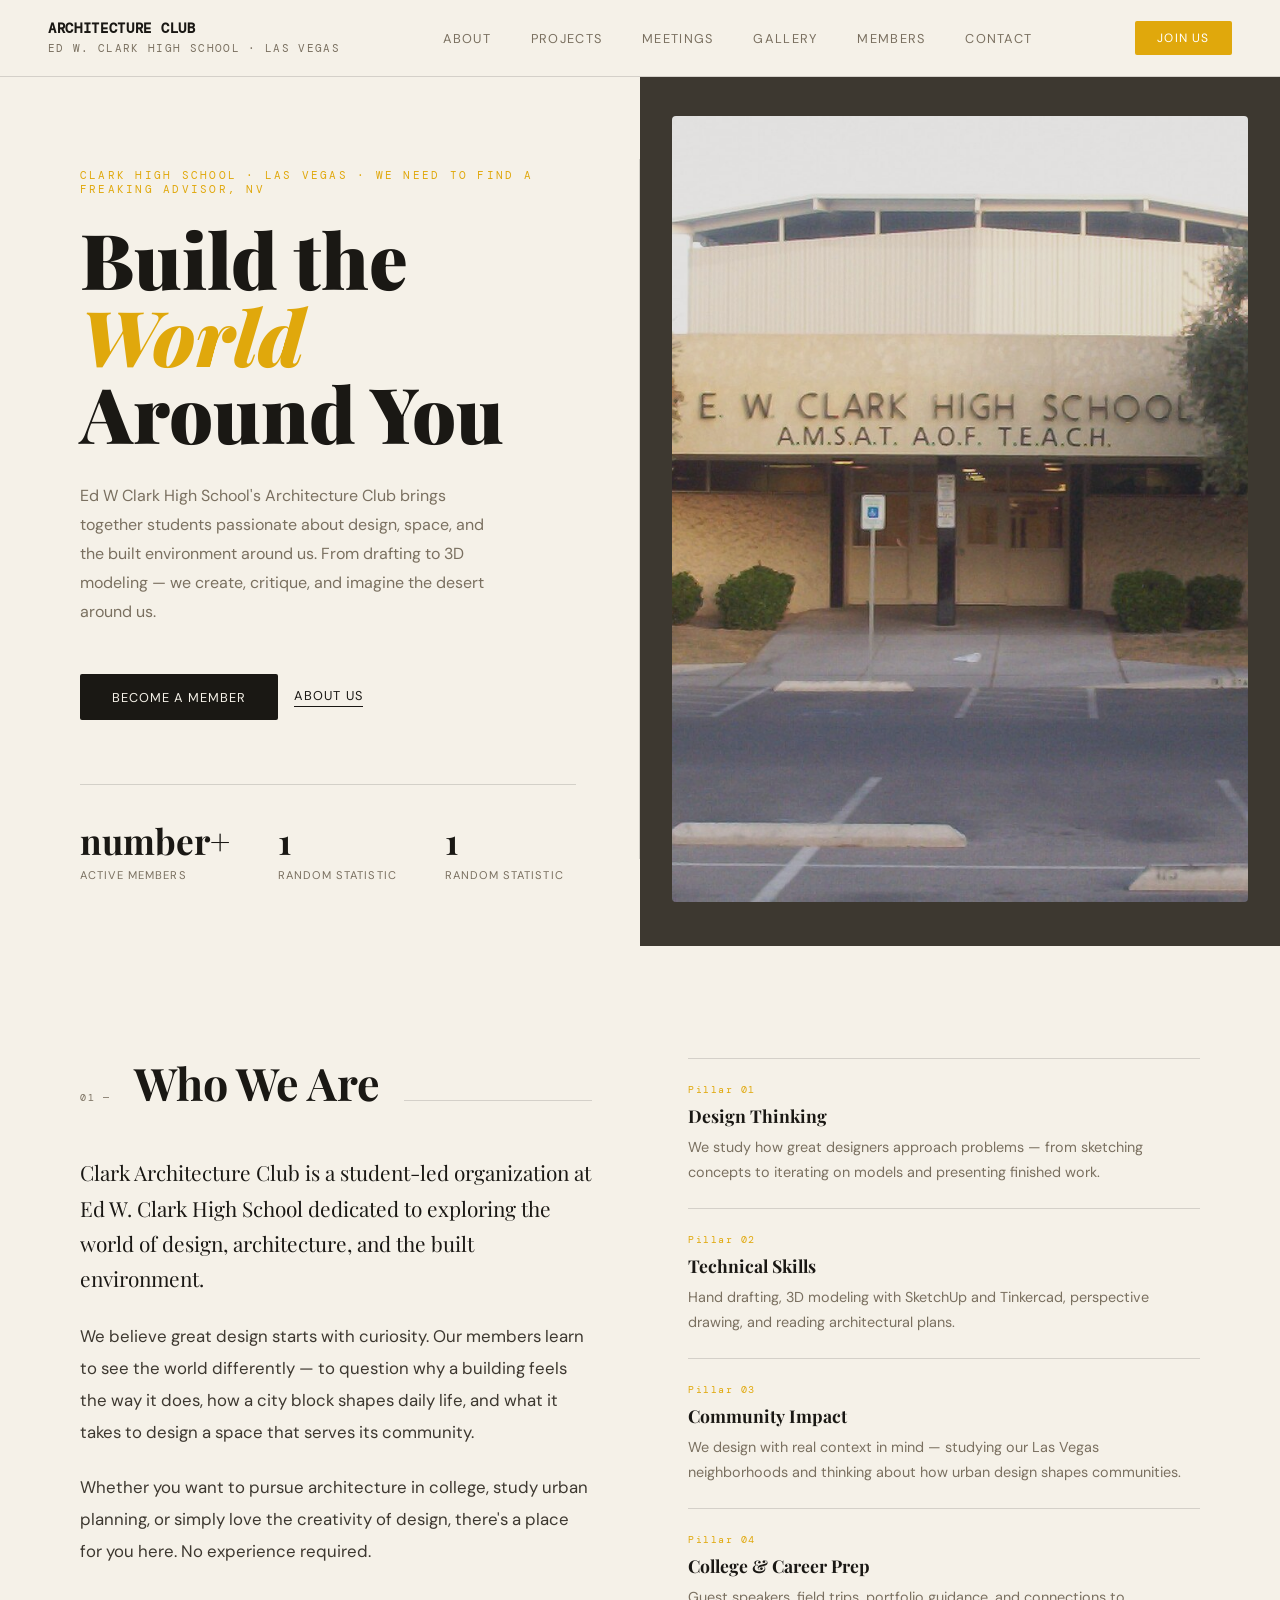
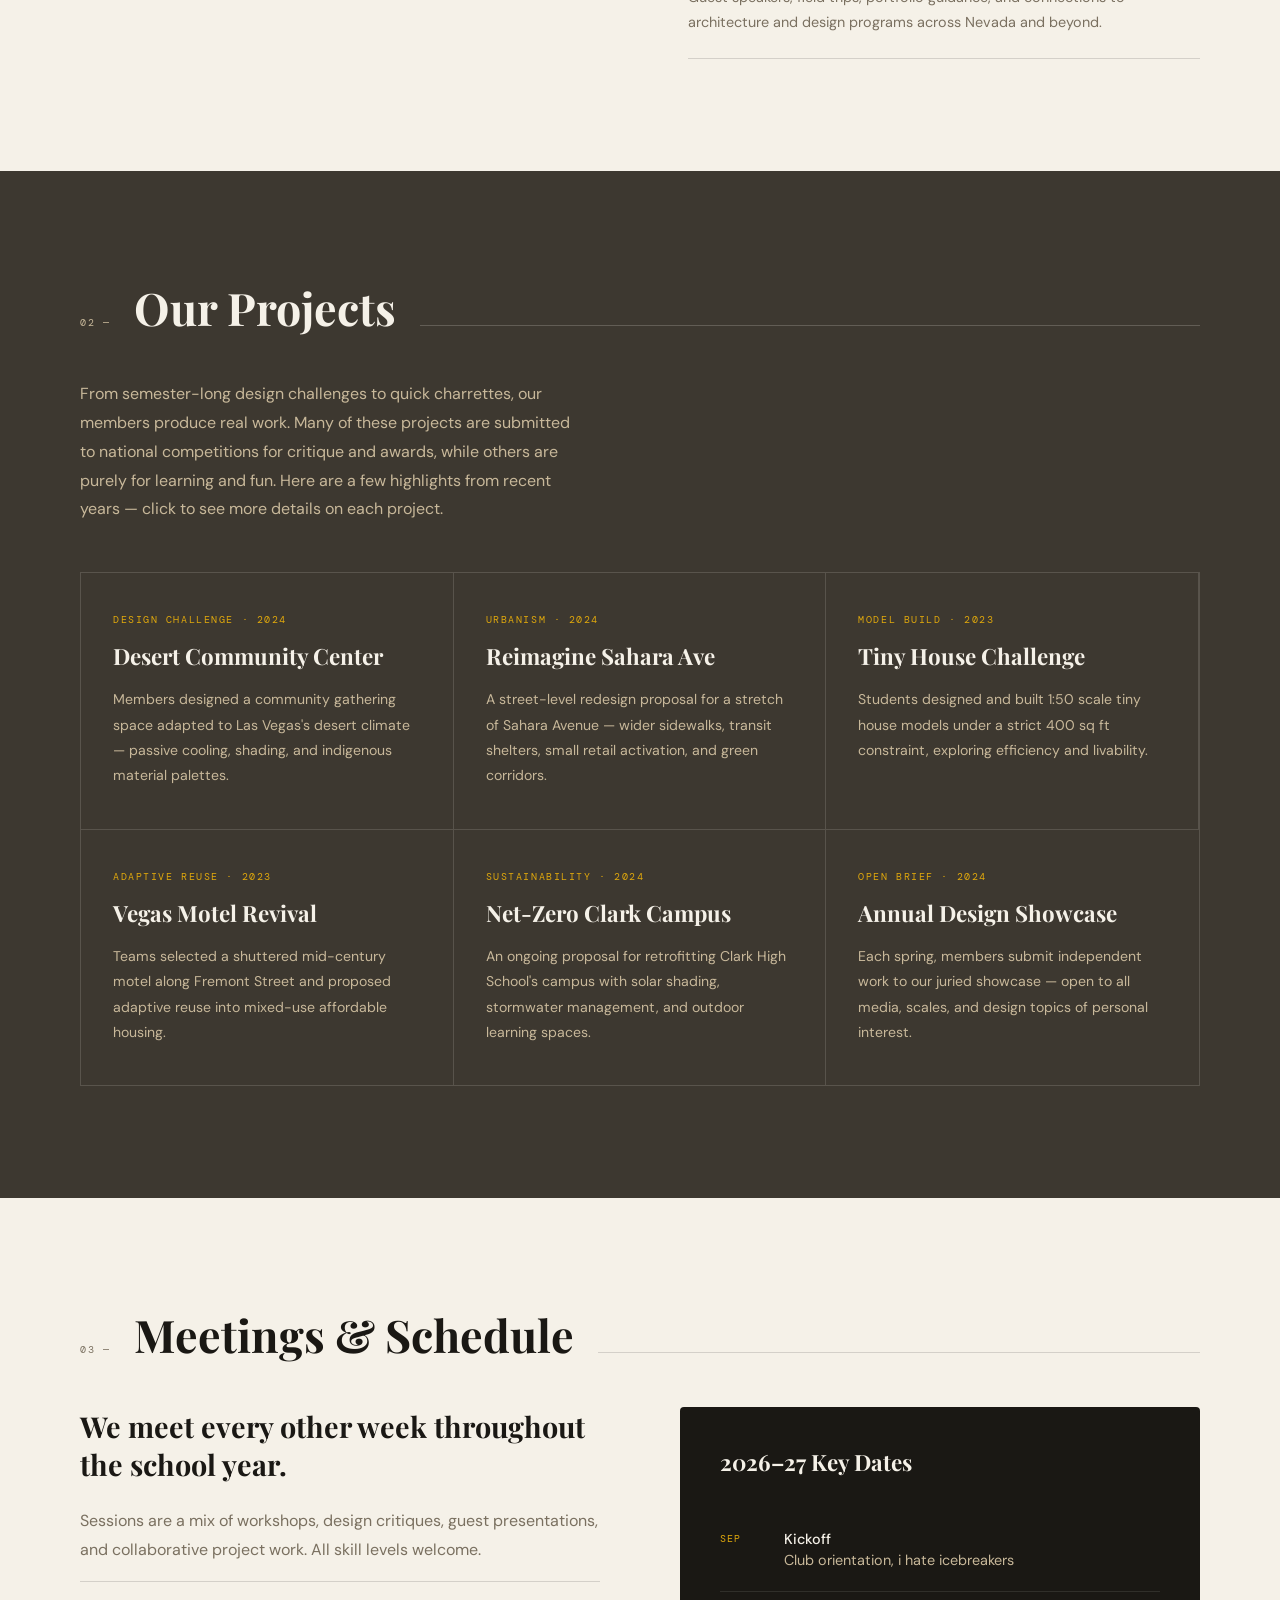
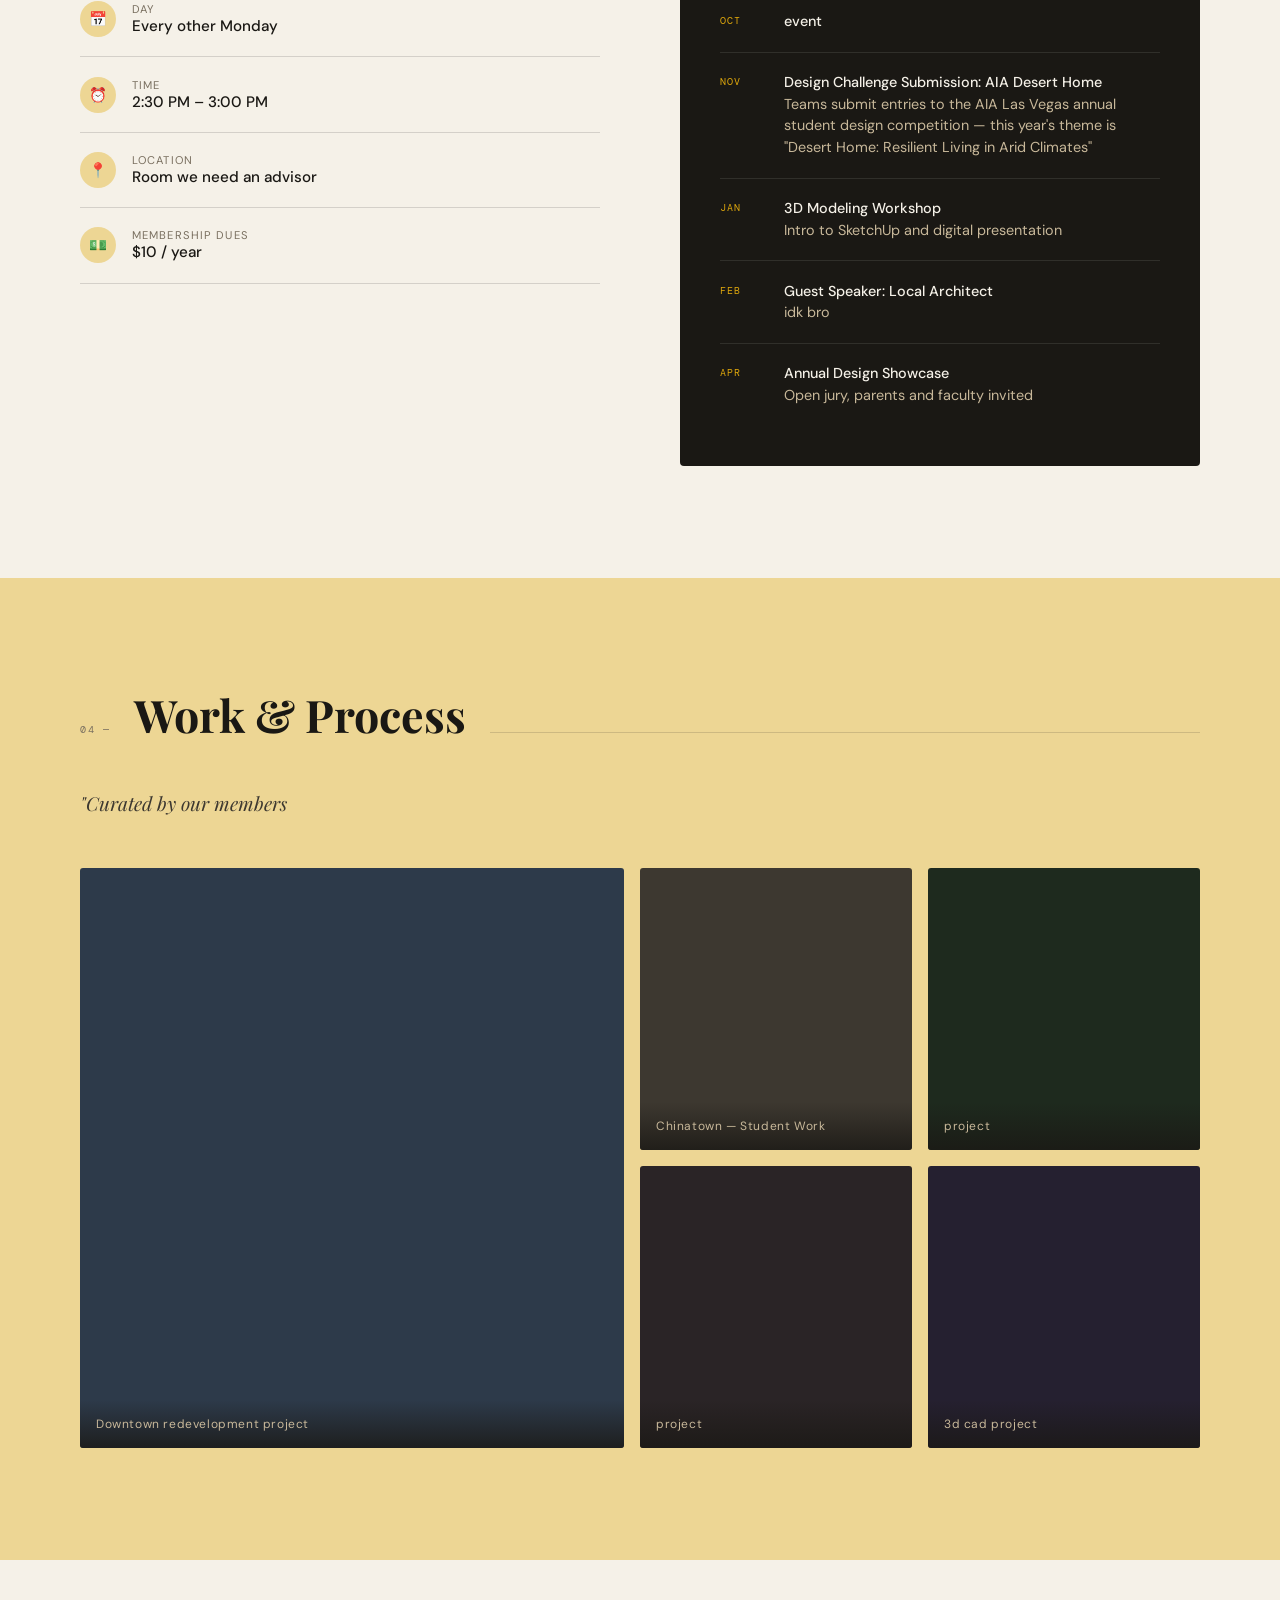
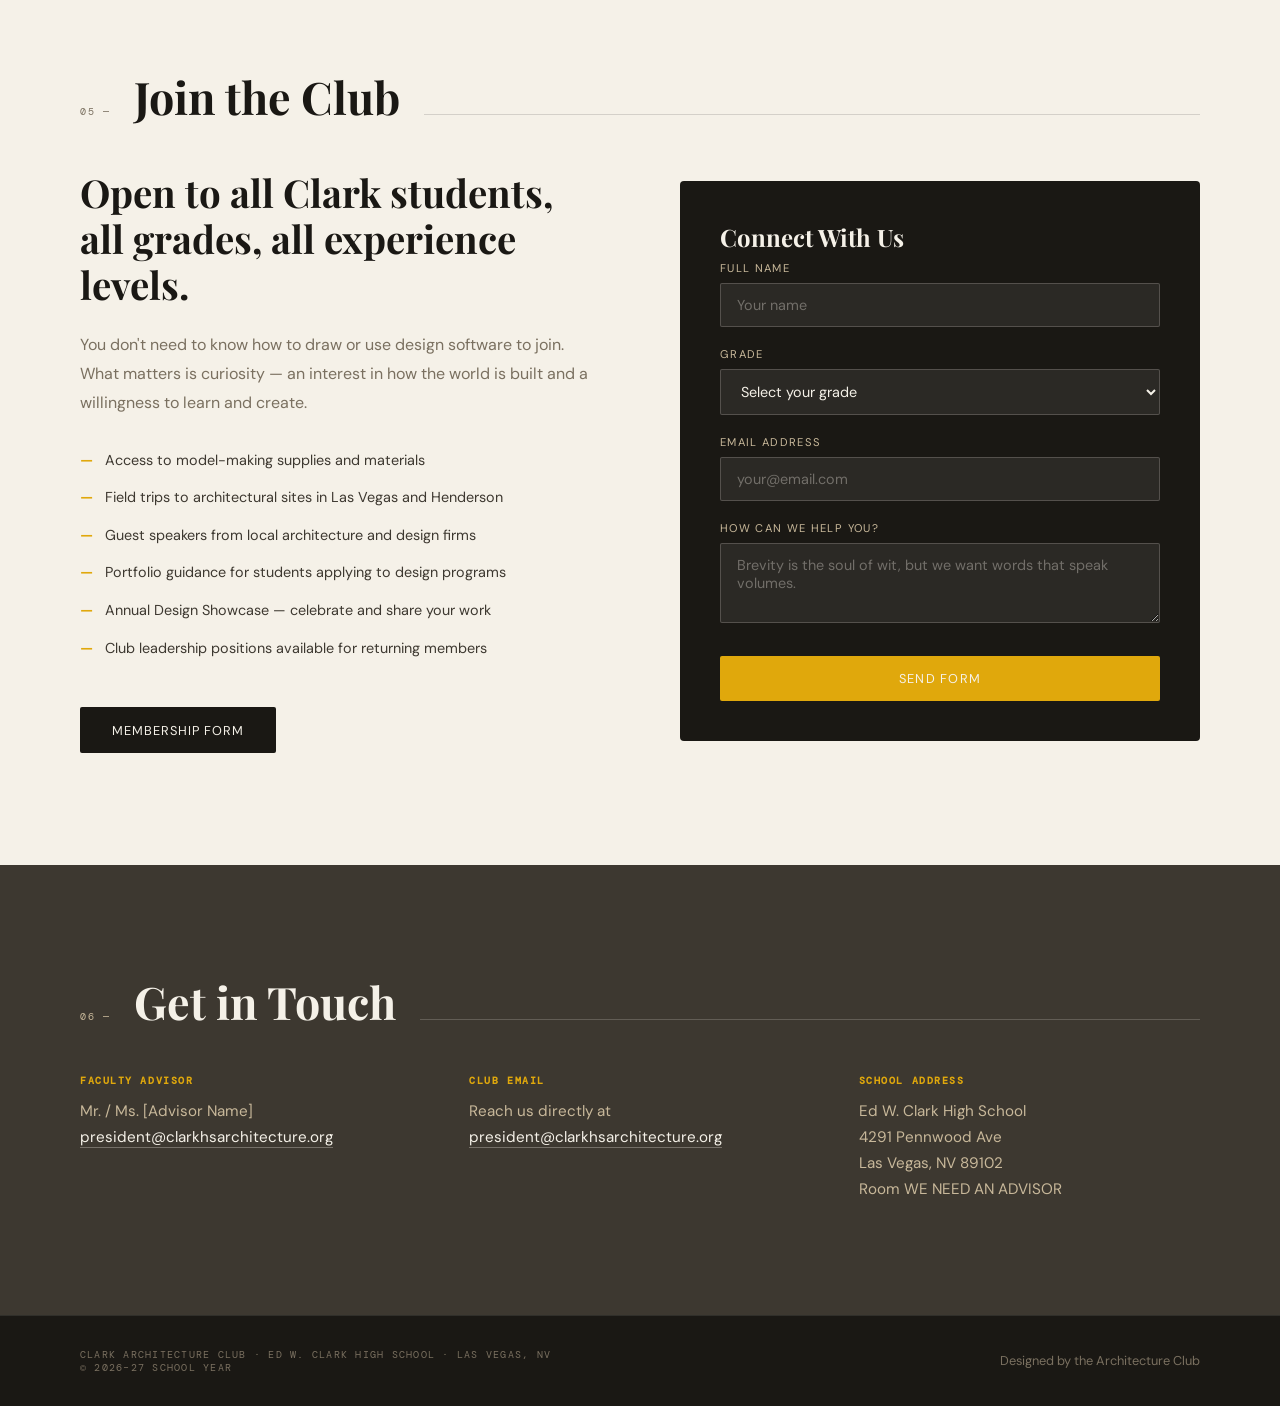
<file: index.html>
<!DOCTYPE html>
<html lang="en">
<head>
<meta charset="UTF-8">
<meta name="viewport" content="width=device-width, initial-scale=1.0">
<title>Clark Architecture Club — Ed W. Clark High School</title>
<link href="https://fonts.googleapis.com/css2?family=Playfair+Display:ital,wght@0,400;0,700;0,900;1,400;1,700&family=DM+Sans:wght@300;400;500;600&family=DM+Mono:wght@400;500&display=swap" rel="stylesheet">
<!-- to whoever works on this: 
 sorry to whoever is working on this
 the style.css page is fake and everything is in the html
 lol
 i won't be too offended if you end up vibe coding the entire thing, but if you do, use claude and none of that
 chatgpt bullcrap ty


 -->
<script>
function toggleMenu() {
  const navLinks = document.querySelector('.nav-links');
  const navCta = document.querySelector('.nav-cta');
  navLinks.classList.toggle('active');
  navCta.classList.toggle('active');
}


document.querySelectorAll('.nav-links a').forEach(link => {
  link.addEventListener('click', () => {
    document.querySelector('.nav-links').classList.remove('active');
    document.querySelector('.nav-cta').classList.remove('active');
  });
});
</script>
<style>
  :root {
    --ink: #1a1814;
    --paper: #f5f1e8;
    --warm: #c8b89a;
    --chargeryellow: #e0a80c;
    --chargeryellow-light: #edd694;
    --charcoal: #3d3830;
    --muted: #7a7060;
    --line: rgba(26,24,20,0.15);
    --white: #ffffff;
  }
  * { margin: 0; padding: 0; box-sizing: border-box; }
  html { scroll-behavior: smooth; }
  body {
    font-family: 'DM Sans', sans-serif;
    background: var(--paper);
    color: var(--ink);
    overflow-x: hidden;
  }

  /* NAV */
  nav {
    position: fixed; top: 0; left: 0; right: 0; z-index: 100;
    display: flex; align-items: center; justify-content: space-between;
    padding: 1.2rem 3rem;
    background: var(--paper);
    border-bottom: 1px solid var(--line);
    backdrop-filter: blur(8px);
  }
  .nav-logo {
    font-family: 'DM Mono', monospace;
    font-size: 0.7rem;
    letter-spacing: 0.12em;
    text-transform: uppercase;
    color: var(--muted);
    line-height: 1.5;
  }
  .nav-logo strong { display: block; color: var(--ink); font-size: 0.85rem; letter-spacing: 0.05em; }
  .nav-links { display: flex; gap: 2.5rem; list-style: none; }
  .nav-links a {
    font-size: 0.8rem;
    letter-spacing: 0.1em;
    text-transform: uppercase;
    color: var(--muted);
    text-decoration: none;
    transition: color 0.2s;
  }
  .nav-links a:hover { color: var(--chargeryellow); }
  .nav-cta {
    font-size: 0.75rem;
    letter-spacing: 0.1em;
    text-transform: uppercase;
    color: var(--white);
    background: var(--chargeryellow);
    padding: 0.55rem 1.4rem;
    text-decoration: none;
    border-radius: 2px;
    transition: background 0.2s;
  }
  .nav-cta:hover { background: var(--charcoal); }

  /* HERO */
  #home {
    min-height: 100vh;
    display: grid;
    grid-template-columns: 1fr 1fr;
    padding-top: 72px;
  }
  .hero-left {
    display: flex; flex-direction: column; justify-content: center;
    padding: 6rem 4rem 4rem 5rem;
    position: relative;
  }
  .hero-left::after {
    content: '';
    position: absolute; right: 0; top: 10%; bottom: 10%;
    width: 1px; background: var(--line);
  }
  .hero-eyebrow {
    font-family: 'DM Mono', monospace;
    font-size: 0.7rem;
    letter-spacing: 0.2em;
    text-transform: uppercase;
    color: var(--chargeryellow);
    margin-bottom: 1.5rem;
  }
  .hero-title {
    font-family: 'Playfair Display', serif;
    font-size: clamp(3.5rem, 6vw, 5.5rem);
    font-weight: 900;
    line-height: 1.0;
    color: var(--ink);
    margin-bottom: 2rem;
  }
  .hero-title em { font-style: italic; color: var(--chargeryellow); }
  .hero-desc {
    font-size: 1rem;
    line-height: 1.8;
    color: var(--muted);
    max-width: 420px;
    margin-bottom: 3rem;
  }
  .hero-actions { display: flex; gap: 1rem; align-items: center; }
  .btn-primary {
    background: var(--ink);
    color: var(--paper);
    padding: 0.9rem 2rem;
    text-decoration: none;
    font-size: 0.8rem;
    letter-spacing: 0.08em;
    text-transform: uppercase;
    border-radius: 2px;
    transition: background 0.2s;
  }
  .btn-primary:hover { background: var(--chargeryellow); }
  .btn-secondary {
    color: var(--ink);
    text-decoration: none;
    font-size: 0.8rem;
    letter-spacing: 0.08em;
    text-transform: uppercase;
    border-bottom: 1px solid var(--ink);
    padding-bottom: 2px;
    transition: color 0.2s, border-color 0.2s;
  }
  .btn-secondary:hover { color: var(--chargeryellow); border-color: var(--chargeryellow); }
  .hero-stats {
    display: flex; gap: 3rem; margin-top: 4rem;
    padding-top: 2rem;
    border-top: 1px solid var(--line);
  }
  .stat-num {
    font-family: 'Playfair Display', serif;
    font-size: 2.2rem;
    font-weight: 700;
    color: var(--ink);
  }
  .stat-label {
    font-size: 0.7rem;
    letter-spacing: 0.1em;
    text-transform: uppercase;
    color: var(--muted);
    margin-top: 0.25rem;
  }
  .hero-right {
    position: relative;
    overflow: hidden;
  }
  .hero-blueprint {
    width: 100%; height: 100%;
    background: var(--charcoal);
    display: flex; align-items: center; justify-content: center;
    position: relative;
  }
  .blueprint-svg {
    width: 90%; height: 90%;
    opacity: 0.85;
    object-fit: cover;
    border-radius: 4px;
  }

  /* SECTION SHARED */
  section { scroll-margin-top: 72px; }
  .section-header {
    display: flex; align-items: baseline; gap: 1.5rem;
    margin-bottom: 3rem;
  }
  .section-num {
    font-family: 'DM Mono', monospace;
    font-size: 0.65rem;
    letter-spacing: 0.15em;
    color: var(--muted);
    text-transform: uppercase;
  }
  .section-title {
    font-family: 'Playfair Display', serif;
    font-size: clamp(2rem, 3.5vw, 3rem);
    font-weight: 700;
    line-height: 1.1;
  }
  .section-line { flex: 1; height: 1px; background: var(--line); }

  /* ABOUT */
  #about {
    padding: 7rem 5rem;
    display: grid;
    grid-template-columns: 1fr 1fr;
    gap: 6rem;
    align-items: start;
  }
  .about-content p {
    font-size: 1.05rem;
    line-height: 1.9;
    color: var(--charcoal);
    margin-bottom: 1.5rem;
  }
  .about-content p:first-of-type {
    font-family: 'Playfair Display', serif;
    font-size: 1.3rem;
    font-weight: 400;
    color: var(--ink);
    line-height: 1.7;
  }
  .about-sidebar {}
  .pillar {
    padding: 1.5rem 0;
    border-top: 1px solid var(--line);
  }
  .pillar:last-child { border-bottom: 1px solid var(--line); }
  .pillar-num {
    font-family: 'DM Mono', monospace;
    font-size: 0.65rem;
    letter-spacing: 0.15em;
    color: var(--chargeryellow);
    margin-bottom: 0.5rem;
  }
  .pillar h3 {
    font-family: 'Playfair Display', serif;
    font-size: 1.1rem;
    font-weight: 700;
    margin-bottom: 0.5rem;
  }
  .pillar p { font-size: 0.9rem; line-height: 1.7; color: var(--muted); }

  /* MEMBERS */
  #members { padding: 7rem 5rem; }

  /* PROJECTS */
  #projects { padding: 7rem 5rem; background: var(--charcoal); color: var(--paper); }
  #projects .section-title { color: var(--paper); }
  #projects .section-num { color: var(--warm); }
  #projects .section-line { background: rgba(245,241,232,0.2); }
  .projects-grid {
    display: grid;
    grid-template-columns: repeat(3, 1fr);
    gap: 0;
    border: 1px solid rgba(245,241,232,0.15);
  }
  .project-card {
    padding: 2.5rem 2rem;
    border-right: 1px solid rgba(245,241,232,0.15);
    position: relative;
    transition: background 0.3s;
  }
  .project-card:last-child { border-right: none; }
  .project-card:hover { background: rgba(245,241,232,0.05); }
  .project-tag {
    font-family: 'DM Mono', monospace;
    font-size: 0.65rem;
    letter-spacing: 0.15em;
    text-transform: uppercase;
    color: var(--chargeryellow);
    margin-bottom: 1rem;
  }
  .project-card h3 {
    font-family: 'Playfair Display', serif;
    font-size: 1.4rem;
    font-weight: 700;
    color: var(--paper);
    margin-bottom: 1rem;
    line-height: 1.3;
  }
  .project-card p { font-size: 0.88rem; line-height: 1.8; color: var(--warm); }
  .project-arrow {
    position: absolute; bottom: 2rem; right: 2rem;
    font-size: 1.2rem;
    color: var(--chargeryellow);
    opacity: 0;
    transition: opacity 0.2s;
  }
  .project-card:hover .project-arrow { opacity: 1; }

  /* MEETINGS */
  #meetings { padding: 7rem 5rem; }
  .meetings-layout { display: grid; grid-template-columns: 1fr 1fr; gap: 5rem; }
  .meeting-info h2 {
    font-family: 'Playfair Display', serif;
    font-size: 1.8rem;
    font-weight: 700;
    margin-bottom: 1.5rem;
  }
  .meeting-info p { font-size: 1rem; line-height: 1.8; color: var(--muted); margin-bottom: 1rem; }
  .meeting-detail {
    display: flex; align-items: center; gap: 1rem;
    padding: 1.2rem 0;
    border-bottom: 1px solid var(--line);
  }
  .meeting-detail:first-of-type { border-top: 1px solid var(--line); }
  .detail-icon {
    width: 36px; height: 36px;
    background: var(--chargeryellow-light);
    border-radius: 50%;
    display: flex; align-items: center; justify-content: center;
    font-size: 0.9rem; flex-shrink: 0;
  }
  .detail-label { font-size: 0.7rem; letter-spacing: 0.1em; text-transform: uppercase; color: var(--muted); }
  .detail-value { font-size: 0.95rem; font-weight: 500; color: var(--ink); }
  .schedule-card {
    background: var(--ink);
    color: var(--paper);
    padding: 2.5rem;
    border-radius: 4px;
  }
  .schedule-card h3 {
    font-family: 'Playfair Display', serif;
    font-size: 1.4rem;
    font-weight: 700;
    margin-bottom: 2rem;
  }
  .schedule-item {
    display: flex; gap: 1.5rem;
    padding: 1.2rem 0;
    border-bottom: 1px solid rgba(245,241,232,0.1);
  }
  .schedule-item:last-child { border-bottom: none; }
  .schedule-month {
    font-family: 'DM Mono', monospace;
    font-size: 0.65rem;
    letter-spacing: 0.12em;
    text-transform: uppercase;
    color: var(--chargeryellow);
    min-width: 40px;
    padding-top: 3px;
  }
  .schedule-event { font-size: 0.9rem; color: var(--warm); line-height: 1.5; }
  .schedule-event strong { display: block; color: var(--paper); font-weight: 500; }

  /* GALLERY */
  #gallery { padding: 7rem 5rem; background: var(--chargeryellow-light); }
  .gallery-intro {
    font-family: 'Playfair Display', serif;
    font-size: 1.2rem;
    font-style: italic;
    color: var(--charcoal);
    max-width: 500px;
    margin-bottom: 3rem;
    line-height: 1.7;
  }
  .gallery-grid {
    display: grid;
    grid-template-columns: 2fr 1fr 1fr;
    grid-template-rows: auto auto;
    gap: 1rem;
  }
  .gallery-item {
    background: var(--charcoal);
    border-radius: 3px;
    overflow: hidden;
    position: relative;
    display: flex; align-items: center; justify-content: center;
    min-height: 200px;
  }
  .gallery-item:first-child { grid-row: 1 / 3; min-height: 420px; }
  .gallery-item svg { width: 80%; height: 80%; opacity: 0.6; }
  .gallery-caption {
    position: absolute; bottom: 0; left: 0; right: 0;
    padding: 1rem;
    background: linear-gradient(transparent, rgba(26,24,20,0.8));
    font-size: 0.75rem;
    color: var(--warm);
    letter-spacing: 0.05em;
  }

  /* MEMBERS / JOIN */
  #join { padding: 7rem 5rem; }
  .join-layout { display: grid; grid-template-columns: 1fr 1fr; gap: 5rem; align-items: center; }
  .join-text h2 {
    font-family: 'Playfair Display', serif;
    font-size: clamp(2rem, 3vw, 2.8rem);
    font-weight: 700;
    line-height: 1.2;
    margin-bottom: 1.5rem;
  }
  .join-text p { font-size: 1rem; line-height: 1.8; color: var(--muted); margin-bottom: 1.5rem; }
  .perks { list-style: none; margin-bottom: 2.5rem; }
  .perks li {
    display: flex; align-items: flex-start; gap: 0.75rem;
    font-size: 0.9rem;
    color: var(--charcoal);
    padding: 0.5rem 0;
    line-height: 1.5;
  }
  .perks li::before {
    content: '—';
    color: var(--chargeryellow);
    font-weight: 700;
    flex-shrink: 0;
  }
  .join-form {
    background: var(--ink);
    padding: 2.5rem;
    border-radius: 4px;
  }
  .join-form h3 {
    font-family: 'Playfair Display', serif;
    font-size: 1.5rem;
    color: var(--paper);
    margin-bottom: 0.5rem;
  }
  .form-subtitle {
    font-size: 0.85rem;
    color: var(--warm);
    margin-bottom: 2rem;
  }
  .form-group { margin-bottom: 1.25rem; }
  .form-group label {
    display: block;
    font-size: 0.7rem;
    letter-spacing: 0.12em;
    text-transform: uppercase;
    color: var(--warm);
    margin-bottom: 0.5rem;
  }
  .form-group input, .form-group select, .form-group textarea {
    width: 100%;
    background: rgba(245,241,232,0.08);
    border: 1px solid rgba(245,241,232,0.2);
    color: var(--paper);
    padding: 0.75rem 1rem;
    font-family: 'DM Sans', sans-serif;
    font-size: 0.9rem;
    border-radius: 2px;
    outline: none;
    transition: border-color 0.2s;
  }
  .form-group input::placeholder, .form-group textarea::placeholder { color: rgba(245,241,232,0.35); }
  .form-group input:focus, .form-group select:focus, .form-group textarea:focus { border-color: var(--chargeryellow); }
  .form-group select option { background: var(--charcoal); }
  .form-group textarea { resize: vertical; min-height: 80px; }
  .form-submit {
    width: 100%;
    background: var(--chargeryellow);
    color: var(--paper);
    border: none;
    padding: 0.9rem;
    font-family: 'DM Sans', sans-serif;
    font-size: 0.8rem;
    letter-spacing: 0.1em;
    text-transform: uppercase;
    cursor: pointer;
    border-radius: 2px;
    transition: background 0.2s;
    margin-top: 0.5rem;
  }
  .form-submit:hover { background: var(--charcoal); }

  /* CONTACT */
  #contact { padding: 7rem 5rem; background: var(--charcoal); color: var(--paper); }
  #contact .section-title { color: var(--paper); }
  #contact .section-num { color: var(--warm); }
  #contact .section-line { background: rgba(245,241,232,0.2); }
  .contact-grid { display: grid; grid-template-columns: 1fr 1fr 1fr; gap: 3rem; }
  .contact-item h4 {
    font-family: 'DM Mono', monospace;
    font-size: 0.65rem;
    letter-spacing: 0.15em;
    text-transform: uppercase;
    color: var(--chargeryellow);
    margin-bottom: 0.75rem;
  }
  .contact-item p { font-size: 0.95rem; line-height: 1.7; color: var(--warm); }
  .contact-item a { color: var(--paper); text-decoration: none; border-bottom: 1px solid rgba(245,241,232,0.3); transition: border-color 0.2s; }
  .contact-item a:hover { border-color: var(--chargeryellow); color: var(--chargeryellow); }

  /* FOOTER */
  footer {
    background: var(--ink);
    color: var(--paper);
    padding: 2rem 5rem;
    display: flex; align-items: center; justify-content: space-between;
    border-top: 1px solid rgba(245,241,232,0.1);
  }
  .footer-left {
    font-family: 'DM Mono', monospace;
    font-size: 0.65rem;
    letter-spacing: 0.12em;
    text-transform: uppercase;
    color: var(--muted);
  }
  .footer-right { font-size: 0.8rem; color: var(--muted); }

  /* ANIMATIONS */
  @keyframes fadeUp {
    from { opacity: 0; transform: translateY(30px); }
    to { opacity: 1; transform: translateY(0); }
  }
  .hero-eyebrow { animation: fadeUp 0.6s ease both; }
  .hero-title { animation: fadeUp 0.6s 0.15s ease both; }
  .hero-desc { animation: fadeUp 0.6s 0.3s ease both; }
  .hero-actions { animation: fadeUp 0.6s 0.45s ease both; }
  .hero-stats { animation: fadeUp 0.6s 0.6s ease both; }

  /* HAMBURGER / MOBILE */
  .hamburger { display: none; cursor: pointer; flex-direction: column; gap: 5px; }
  .hamburger span { display: block; width: 22px; height: 1.5px; background: var(--ink); }

  @media (max-width: 900px) {
    nav { padding: 1rem 1.5rem; }
    .nav-links, .nav-cta { display: none; }
    .hamburger { display: flex; }
    #home { grid-template-columns: 1fr; }
    .hero-right { height: 300px; }
    .hero-left { padding: 3rem 1.5rem; }
    .hero-left::after { display: none; }
    #about, #meetings, #join { grid-template-columns: 1fr; gap: 2.5rem; padding: 4rem 1.5rem; }
    #projects, #gallery, #contact, footer { padding: 4rem 1.5rem; }
    #join { padding: 4rem 1.5rem; }
    .projects-grid { grid-template-columns: 1fr; }
    .project-card { border-right: none; border-bottom: 1px solid rgba(245,241,232,0.15); }
    .gallery-grid { grid-template-columns: 1fr 1fr; }
    .gallery-item:first-child { grid-column: 1 / -1; }
    .contact-grid { grid-template-columns: 1fr; gap: 2rem; }
    footer { flex-direction: column; gap: 1rem; text-align: center; }
  }
</style>
</head>
<body>

<!-- NAV -->
<nav>
  <div class="nav-logo">
    <strong>Architecture Club</strong>
    Ed W. Clark High School · Las Vegas
  </div>
  <ul class="nav-links">
    <li><a href="#about">About</a></li>
    <li><a href="#projects">Projects</a></li>
    <li><a href="#meetings">Meetings</a></li>
    <li><a href="#gallery">Gallery</a></li>
        <li><a href="members.html">Members</a></li>
    <li><a href="#contact">Contact</a></li>

  </ul>
  <a href="#join" class="nav-cta">Join Us</a>
  <div class="hamburger" onclick="toggleMenu()">
    <span></span><span></span><span></span>
  </div>
</nav>

<!-- HERO -->
<section id="home">
  <div class="hero-left">
    <p class="hero-eyebrow">Clark High School · Las Vegas · we need to find a freaking advisor, NV</p>
    <h1 class="hero-title">
      Build the<br>
      <em>World</em><br>
      Around You
    </h1>
    <p class="hero-desc">
      Ed W Clark High School's Architecture Club brings together students passionate about design, space, and the built environment around us. From drafting to 3D modeling — we create, critique, and imagine the desert around us.
    </p>
    <div class="hero-actions">
      <a href="#join" class="btn-primary">Become a Member</a>
      <a href="#projects" class="btn-secondary">About Us</a>
    </div>
    <div class="hero-stats">
      <div>
        <div class="stat-num">number+</div>
        <div class="stat-label">Active Members</div>
      </div>
      <div>
        <div class="stat-num">1</div>
        <div class="stat-label">random statistic</div>
      </div>
      <div>
        <div class="stat-num">1</div>
        <div class="stat-label">random statistic</div>
      </div>
    </div>
  </div>
  <div class="hero-right">
    <div class="hero-blueprint">
      <img src="images/clarkhs.jpg" alt="Clark High School" class="blueprint-svg">
    </div>
  </div>
</section>

<!-- ABOUT -->
<section id="about">
  <div>
    <div class="section-header">
      <span class="section-num">01 —</span>
      <h2 class="section-title">Who We Are</h2>
      <div class="section-line"></div>
    </div>
    <div class="about-content">
      <p>
        Clark Architecture Club is a student-led organization at Ed W. Clark High School dedicated to exploring the world of design, architecture, and the built environment.
      </p>
      <p>
        We believe great design starts with curiosity. Our members learn to see the world differently — to question why a building feels the way it does, how a city block shapes daily life, and what it takes to design a space that serves its community.
      </p>
      <p>
        Whether you want to pursue architecture in college, study urban planning, or simply love the creativity of design, there's a place for you here. No experience required.
      </p>
    </div>
  </div>
  <div class="about-sidebar">
    <div class="pillar">
      <div class="pillar-num">Pillar 01</div>
      <h3>Design Thinking</h3>
      <p>We study how great designers approach problems — from sketching concepts to iterating on models and presenting finished work.</p>
    </div>
    <div class="pillar">
      <div class="pillar-num">Pillar 02</div>
      <h3>Technical Skills</h3>
      <p>Hand drafting, 3D modeling with SketchUp and Tinkercad, perspective drawing, and reading architectural plans.</p>
    </div>
    <div class="pillar">
      <div class="pillar-num">Pillar 03</div>
      <h3>Community Impact</h3>
      <p>We design with real context in mind — studying our Las Vegas neighborhoods and thinking about how urban design shapes communities.</p>
    </div>
    <div class="pillar">
      <div class="pillar-num">Pillar 04</div>
      <h3>College & Career Prep</h3>
      <p>Guest speakers, field trips, portfolio guidance, and connections to architecture and design programs across Nevada and beyond.</p>
    </div>
  </div>
</section>

<!-- PROJECTS -->
<section id="projects">
  <div style="padding: 0 0 3rem;">
    <div class="section-header">
      <span class="section-num">02 —</span>
      <h2 class="section-title">Our Projects</h2>
      <div class="section-line"></div>
    </div>
    <p style="color: var(--warm); font-size: 1rem; max-width: 500px; line-height: 1.8;">
      From semester-long design challenges to quick charrettes, our members produce real work. Many of these projects are submitted to national competitions for critique and awards, while others are purely for learning and fun. Here are a few highlights from recent years — click to see more details on each project.
    </p>
  </div>
  <div class="projects-grid">
    <div class="project-card">
      <div class="project-tag">Design Challenge · 2024</div>
      <h3>Desert Community Center</h3>
      <p>Members designed a community gathering space adapted to Las Vegas's desert climate — passive cooling, shading, and indigenous material palettes.</p>
      <div class="project-arrow">→</div>
    </div>
    <div class="project-card">
      <div class="project-tag">Urbanism · 2024</div>
      <h3>Reimagine Sahara Ave</h3>
      <p>A street-level redesign proposal for a stretch of Sahara Avenue — wider sidewalks, transit shelters, small retail activation, and green corridors.</p>
      <div class="project-arrow">→</div>
    </div>
    <div class="project-card">
      <div class="project-tag">Model Build · 2023</div>
      <h3>Tiny House Challenge</h3>
      <p>Students designed and built 1:50 scale tiny house models under a strict 400 sq ft constraint, exploring efficiency and livability.</p>
      <div class="project-arrow">→</div>
    </div>
    <div class="project-card" style="border-top: 1px solid rgba(245,241,232,0.15);">
      <div class="project-tag">Adaptive Reuse · 2023</div>
      <h3>Vegas Motel Revival</h3>
      <p>Teams selected a shuttered mid-century motel along Fremont Street and proposed adaptive reuse into mixed-use affordable housing.</p>
      <div class="project-arrow">→</div>
    </div>
    <div class="project-card" style="border-top: 1px solid rgba(245,241,232,0.15);">
      <div class="project-tag">Sustainability · 2024</div>
      <h3>Net-Zero Clark Campus</h3>
      <p>An ongoing proposal for retrofitting Clark High School's campus with solar shading, stormwater management, and outdoor learning spaces.</p>
      <div class="project-arrow">→</div>
    </div>
    <div class="project-card" style="border-top: 1px solid rgba(245,241,232,0.15);">
      <div class="project-tag">Open Brief · 2024</div>
      <h3>Annual Design Showcase</h3>
      <p>Each spring, members submit independent work to our juried showcase — open to all media, scales, and design topics of personal interest.</p>
      <div class="project-arrow">→</div>
    </div>
  </div>
</section>

<!-- MEETINGS -->
<section id="meetings">
  <div class="section-header">
    <span class="section-num">03 —</span>
    <h2 class="section-title">Meetings & Schedule</h2>
    <div class="section-line"></div>
  </div>
  <div class="meetings-layout">
    <div class="meeting-info">
      <h2>We meet every other week throughout the school year.</h2>
      <p>Sessions are a mix of workshops, design critiques, guest presentations, and collaborative project work. All skill levels welcome.</p>
      <div class="meeting-detail">
        <div class="detail-icon">📅</div>
        <div>
          <div class="detail-label">Day</div>
          <div class="detail-value">Every other Monday</div>
        </div>
      </div>
      <div class="meeting-detail">
        <div class="detail-icon">⏰</div>
        <div>
          <div class="detail-label">Time</div>
          <div class="detail-value">2:30 PM – 3:00 PM</div>
        </div>
      </div>
      <div class="meeting-detail">
        <div class="detail-icon">📍</div>
        <div>
          <div class="detail-label">Location</div>
          <div class="detail-value">Room we need an advisor</div>
        </div>
      </div>
      <div class="meeting-detail">
        <div class="detail-icon">💵</div>
        <div>
          <div class="detail-label">Membership Dues</div>
          <div class="detail-value">$10 / year</div>
        </div>
      </div>
    </div>
    <div class="schedule-card">
      <h3>2026–27 Key Dates</h3>
      <div class="schedule-item">
        <div class="schedule-month">SEP</div>
        <div class="schedule-event">
          <strong>Kickoff</strong>
          Club orientation, i hate icebreakers
        </div>
      </div>
      <div class="schedule-item">
        <div class="schedule-month">OCT</div>
        <div class="schedule-event">
          <strong>event</strong>
        </div>
      </div>
      <div class="schedule-item">
        <div class="schedule-month">NOV</div>
        <div class="schedule-event">
          <strong>Design Challenge Submission: AIA Desert Home</strong>
          Teams submit entries to the AIA Las Vegas annual student design competition — this year's theme is "Desert Home: Resilient Living in Arid Climates"
        </div>
      </div>
      <div class="schedule-item">
        <div class="schedule-month">JAN</div>
        <div class="schedule-event">
          <strong>3D Modeling Workshop</strong>
          Intro to SketchUp and digital presentation
        </div>
      </div>
      <div class="schedule-item">
        <div class="schedule-month">FEB</div>
        <div class="schedule-event">
          <strong>Guest Speaker: Local Architect</strong>
          idk bro
        </div>
      </div>
      <div class="schedule-item">
        <div class="schedule-month">APR</div>
        <div class="schedule-event">
          <strong>Annual Design Showcase</strong>
          Open jury, parents and faculty invited
        </div>
      </div>
    </div>
  </div>
</section>

<!-- GALLERY -->
<section id="gallery">
  <div class="section-header">
    <span class="section-num">04 —</span>
    <h2 class="section-title">Work & Process</h2>
    <div class="section-line"></div>
  </div>
  <p class="gallery-intro">"Curated by our members</p>
  <div class="gallery-grid">
    <div class="gallery-item" style="background: #2d3a4a;">
      <svg viewBox="0 0 300 400" xmlns="http://www.w3.org/2000/svg">
        
      </svg>
      <div class="gallery-caption">Downtown redevelopment project</div>
    </div>
    <div class="gallery-item" style="background: #3d3830;">
      <svg viewBox="0 0 200 200" xmlns="http://www.w3.org/2000/svg">

      </svg>
      <div class="gallery-caption">Chinatown — Student Work</div>
    </div>
    <div class="gallery-item" style="background: #1e2a1e;">
      <svg viewBox="0 0 200 200" xmlns="http://www.w3.org/2000/svg">
        
      </svg>
      <div class="gallery-caption">project</div>
    </div>
    <div class="gallery-item" style="background: #2a2426;">
      <svg viewBox="0 0 200 200" xmlns="http://www.w3.org/2000/svg">
        
      </svg>
      <div class="gallery-caption">project</div>
    </div>
    <div class="gallery-item" style="background: #252030;">
      <svg viewBox="0 0 200 200" xmlns="http://www.w3.org/2000/svg">

      </svg>
      <div class="gallery-caption">3d cad project</div>
    </div>
  </div>
</section>

<!-- JOIN -->
<section id="join">
  <div class="section-header">
    <span class="section-num">05 —</span>
    <h2 class="section-title">Join the Club</h2>
    <div class="section-line"></div>
  </div>
  <div class="join-layout">
    <div class="join-text">
      <h2>Open to all Clark students, all grades, all experience levels.</h2>
      <p>
        You don't need to know how to draw or use design software to join. What matters is curiosity — an interest in how the world is built and a willingness to learn and create.
      </p>
      <ul class="perks">
        <li>Access to model-making supplies and materials</li>
        <li>Field trips to architectural sites in Las Vegas and Henderson</li>
        <li>Guest speakers from local architecture and design firms</li>
        <li>Portfolio guidance for students applying to design programs</li>
        <li>Annual Design Showcase — celebrate and share your work</li>
        <li>Club leadership positions available for returning members</li>
      </ul>
      <a href="https://docs.google.com/forms/d/e/1FAIpQLSf5DEJbWwFq8qBIjVLiei53IbbU0VEppVUfPHcmWXWJcTZeyw/viewform" class="btn-primary" style="display: inline-block;">Membership Form</a>
    </div>
    <div class="join-form">
      <h3>Connect With Us</h3>
      <div class="form-group">
        <label>Full Name</label>
        <input type="text" placeholder="Your name">
      </div>
      <div class="form-group">
        <label>Grade</label>
        <select>
          <option value="" disabled selected>Select your grade</option>
          <option>Freshman (9th)</option>
          <option>Sophomore (10th)</option>
          <option>Junior (11th)</option>
          <option>Senior (12th)</option>
          <option>Other / Prefer not to say</option>
        </select>
      </div>
      <div class="form-group">
        <label>Email Address</label>
        <input type="email" placeholder="your@email.com">
      </div>
      <div class="form-group">
        <label>How can we help you?</label>
        <textarea placeholder="Brevity is the soul of wit, but we want words that speak volumes."></textarea>
      </div>
      <button class="form-submit" onclick="handleSubmit()">Send Form</button>
    </div>
  </div>
</section>

<!-- CONTACT -->
<section id="contact">
  <div class="section-header">
    <span class="section-num">06 —</span>
    <h2 class="section-title">Get in Touch</h2>
    <div class="section-line"></div>
  </div>
  <div class="contact-grid">
    <div class="contact-item">
      <h4>Faculty Advisor</h4>
      <p>Mr. / Ms. [Advisor Name]<br>
      <a href="mailto:president@clarkhsarchitecture.org">president@clarkhsarchitecture.org</a></p>
    </div>
    <div class="contact-item">
      <h4>Club Email</h4>
      <p>Reach us directly at<br>
      <a href="mailto:president@clarkhsarchitecture.org">president@clarkhsarchitecture.org</a></p>
    </div>
    <div class="contact-item">
      <h4>School Address</h4>
      <p>Ed W. Clark High School<br>
      4291 Pennwood Ave<br>
      Las Vegas, NV 89102<br>
      Room WE NEED AN ADVISOR</p>
    </div>
  </div>
</section>

<!-- FOOTER -->
<footer>
  <div class="footer-left">
    Clark Architecture Club · Ed W. Clark High School · Las Vegas, NV<br>
    © 2026–27 School Year
  </div>
  <div class="footer-right">Designed by the Architecture Club</div>
</footer>

<script>
  function handleSubmit() {
    const btn = document.querySelector('.form-submit');
    btn.textContent = 'Sent! We\'ll be in touch.';
    btn.style.background = '#3d3830';
    btn.disabled = true;
  }
  function toggleMenu() {
    const links = document.querySelector('.nav-links');
    const cta = document.querySelector('.nav-cta');
    if (links.style.display === 'flex') {
      links.style.display = '';
      cta.style.display = '';
    } else {
      links.style.display = 'flex';
      links.style.flexDirection = 'column';
      links.style.position = 'absolute';
      links.style.top = '60px';
      links.style.left = '0';
      links.style.right = '0';
      links.style.background = 'var(--paper)';
      links.style.padding = '1.5rem';
      links.style.borderBottom = '1px solid var(--line)';
      cta.style.display = 'block';
    }
  }
</script>
</body>
</html>
</file>
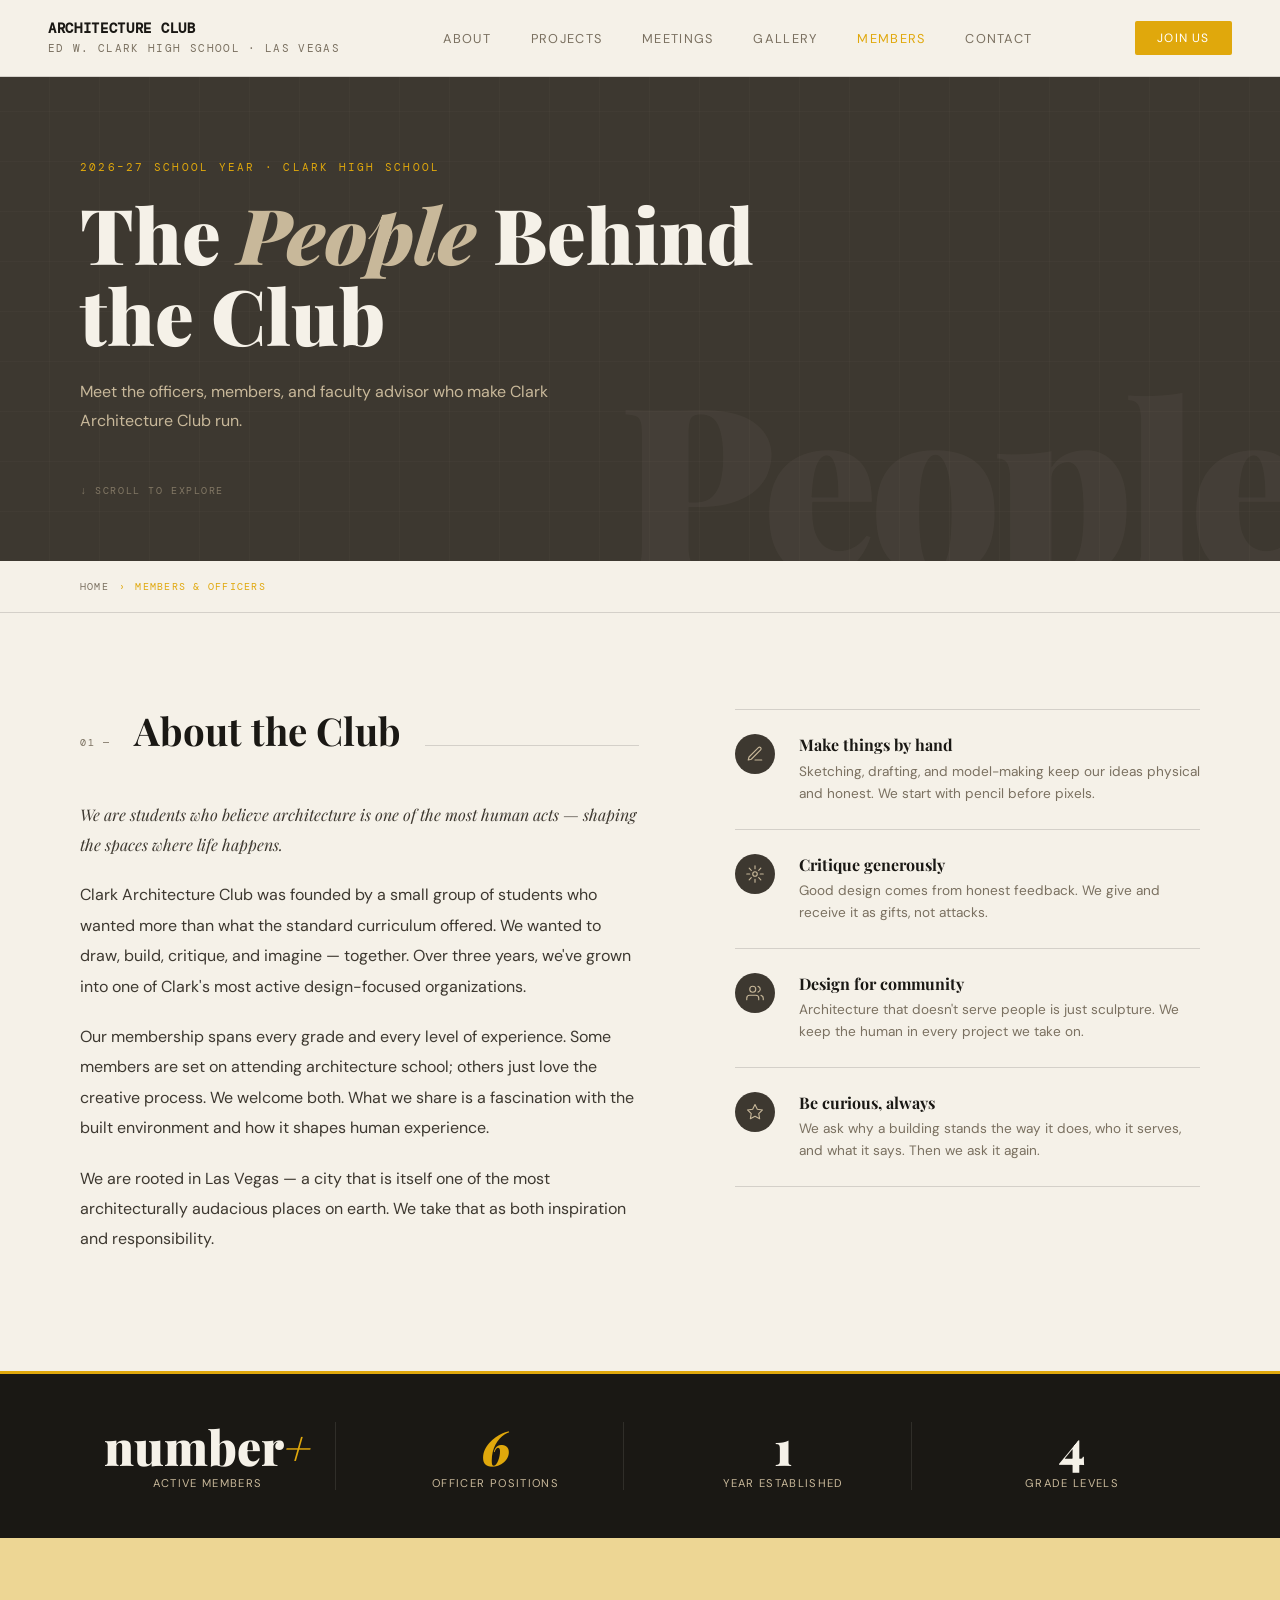
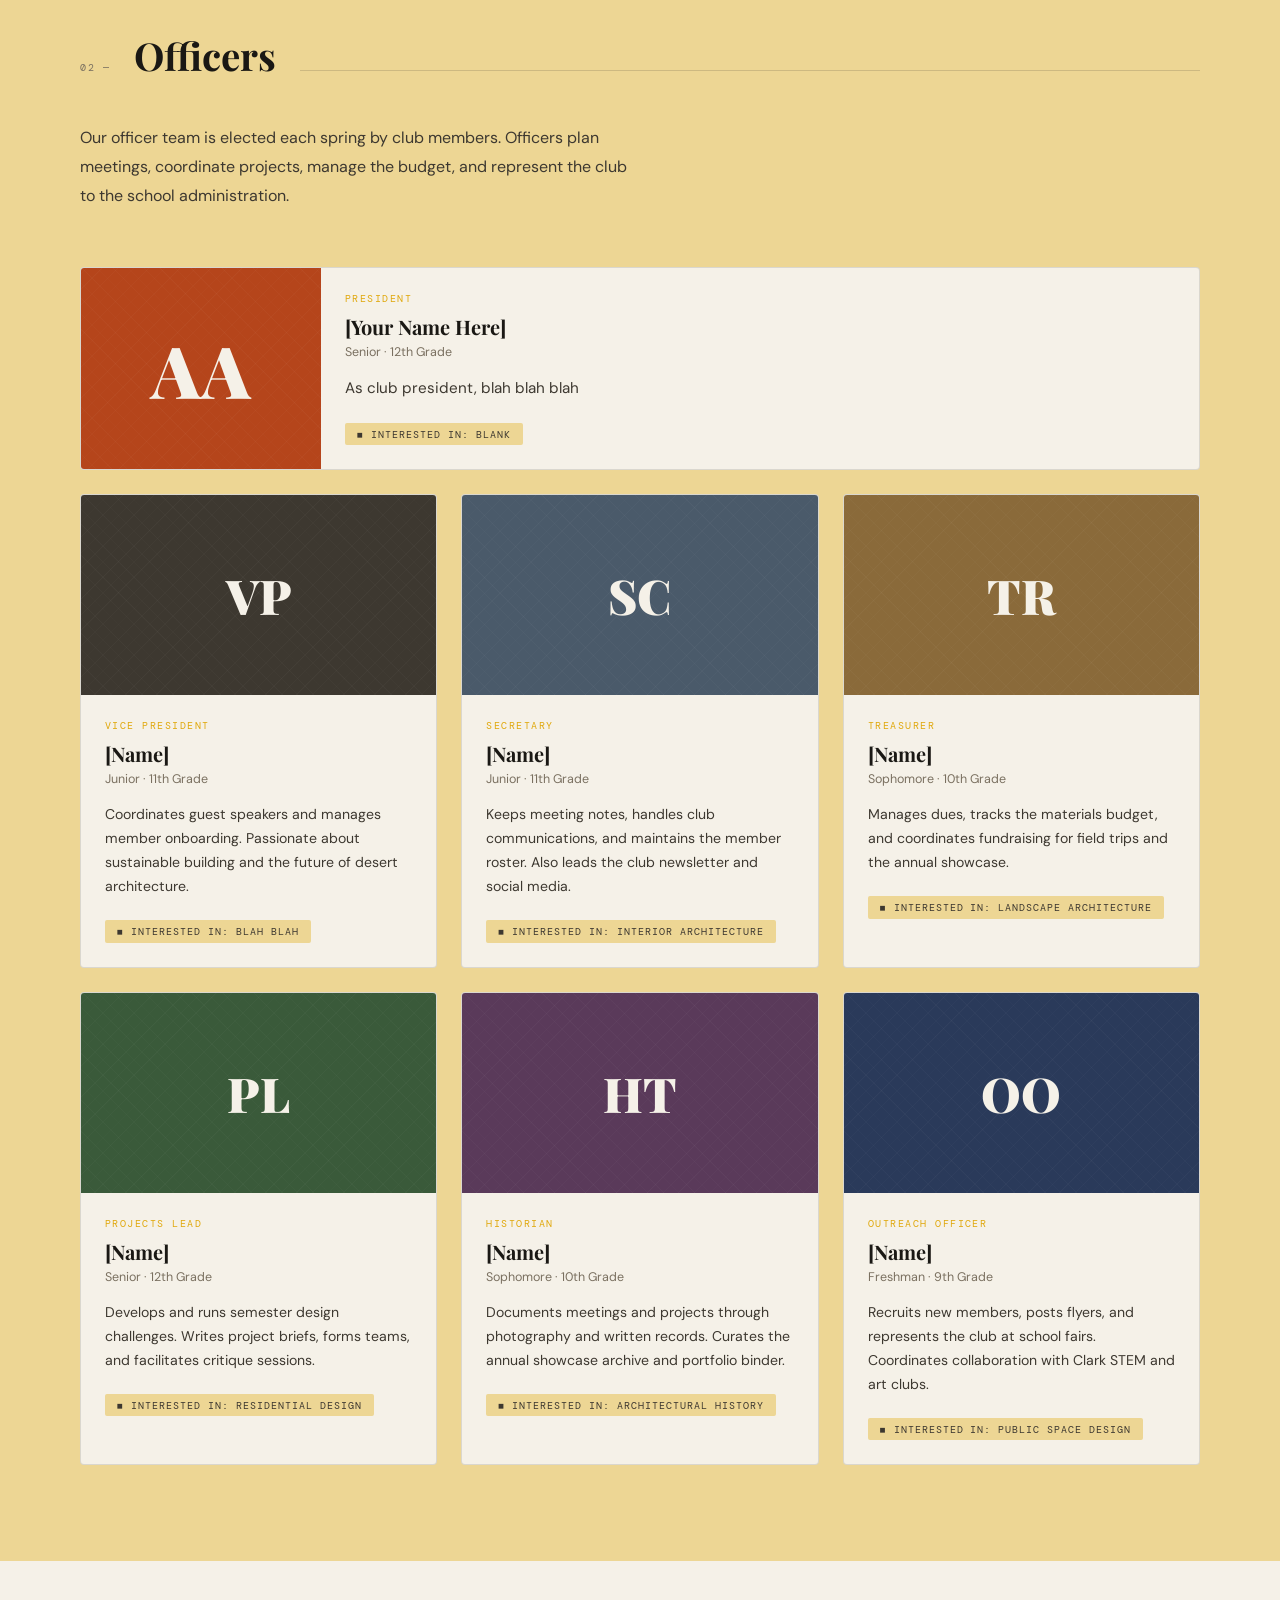
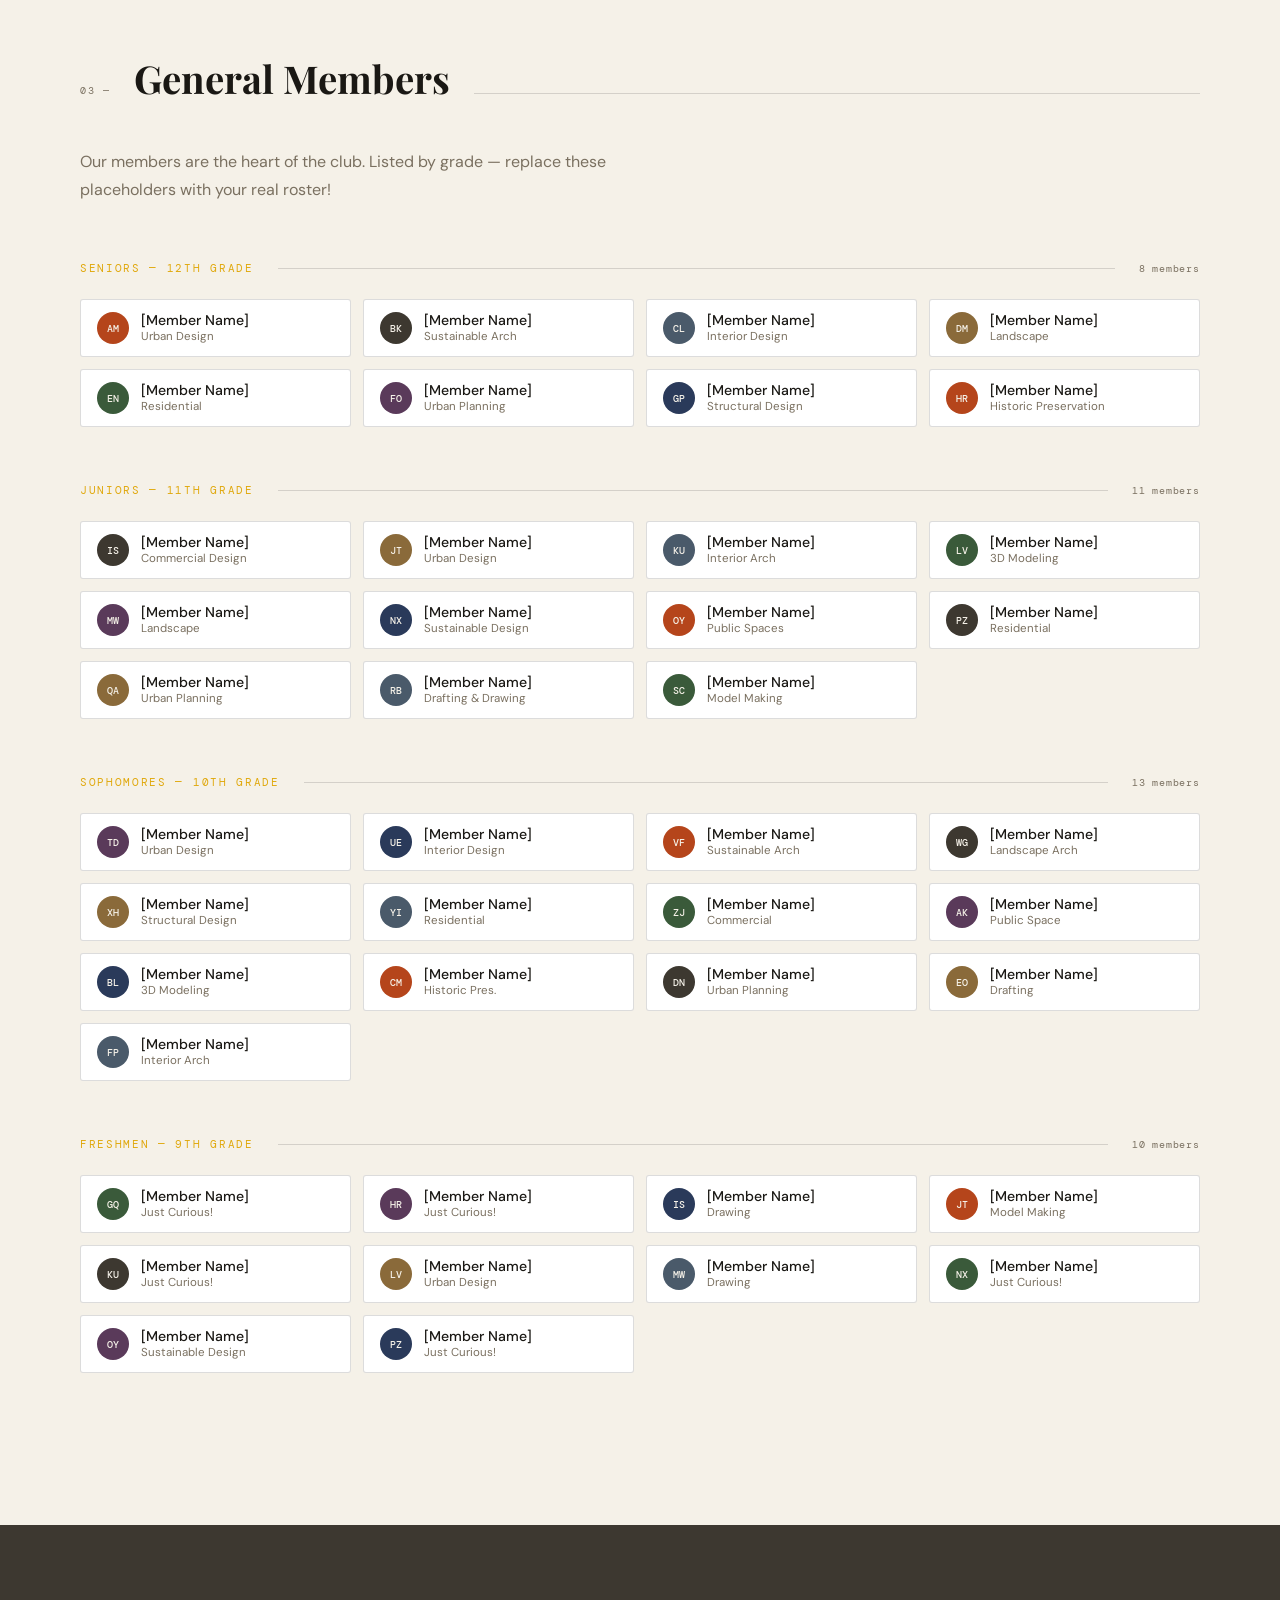
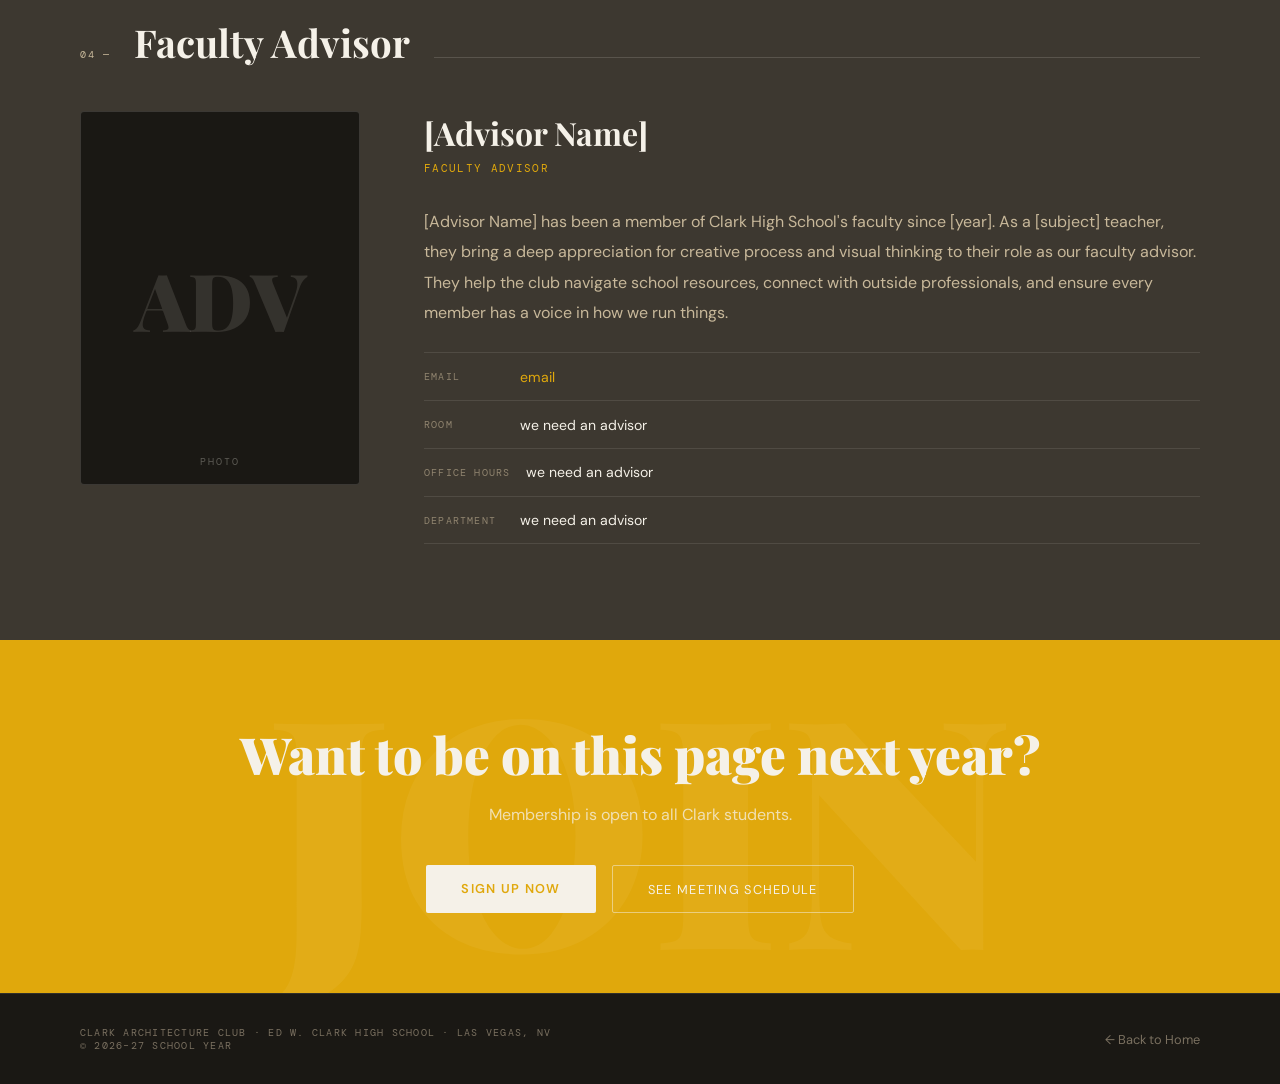
<file: members.html>
<!DOCTYPE html>
<html lang="en">
<head>
<meta charset="UTF-8">
<meta name="viewport" content="width=device-width, initial-scale=1.0">
<title>Members & Officers — Clark Architecture Club</title>
<link href="https://fonts.googleapis.com/css2?family=Playfair+Display:ital,wght@0,400;0,700;0,900;1,400;1,700&family=DM+Sans:wght@300;400;500;600&family=DM+Mono:wght@400;500&display=swap" rel="stylesheet">
<style>
  :root {
    --ink: #1a1814;
    --paper: #f5f1e8;
    --warm: #c8b89a;
    --chargeryellow: #e0a80c;
    --chargeryellow-light: #edd694;
    --charcoal: #3d3830;
    --muted: #7a7060;
    --line: rgba(26,24,20,0.15);
    --white: #ffffff;
  }
  * { margin: 0; padding: 0; box-sizing: border-box; }
  html { scroll-behavior: smooth; }
  body { font-family: 'DM Sans', sans-serif; background: var(--paper); color: var(--ink); overflow-x: hidden; }

  nav {
    position: fixed; top: 0; left: 0; right: 0; z-index: 100;
    display: flex; align-items: center; justify-content: space-between;
    padding: 1.2rem 3rem;
    background: var(--paper);
    border-bottom: 1px solid var(--line);
  }
  .nav-logo { font-family: 'DM Mono', monospace; font-size: 0.7rem; letter-spacing: 0.12em; text-transform: uppercase; color: var(--muted); line-height: 1.5; text-decoration: none; }
  .nav-logo strong { display: block; color: var(--ink); font-size: 0.85rem; letter-spacing: 0.05em; }
  .nav-links { display: flex; gap: 2.5rem; list-style: none; }
  .nav-links a { font-size: 0.8rem; letter-spacing: 0.1em; text-transform: uppercase; color: var(--muted); text-decoration: none; transition: color 0.2s; }
  .nav-links a:hover, .nav-links a.active { color: var(--chargeryellow); }
  .nav-cta { font-size: 0.75rem; letter-spacing: 0.1em; text-transform: uppercase; color: var(--white); background: var(--chargeryellow); padding: 0.55rem 1.4rem; text-decoration: none; border-radius: 2px; transition: background 0.2s; }
  .nav-cta:hover { background: var(--charcoal); }

  .page-hero {
    min-height: 52vh; display: flex; flex-direction: column; justify-content: flex-end;
    padding: 10rem 5rem 4rem; position: relative; overflow: hidden; background: var(--charcoal);
  }
  .page-hero::before {
    content: ''; position: absolute; inset: 0;
    background: repeating-linear-gradient(0deg, transparent, transparent 49px, rgba(200,184,154,0.06) 50px),
                repeating-linear-gradient(90deg, transparent, transparent 49px, rgba(200,184,154,0.06) 50px);
    pointer-events: none;
  }
  .hero-bg-text {
    position: absolute; right: -1rem; bottom: -2rem;
    font-family: 'Playfair Display', serif; font-size: clamp(8rem,18vw,16rem); font-weight: 900;
    color: rgba(245,241,232,0.04); line-height: 1; pointer-events: none; user-select: none; letter-spacing: -0.04em;
  }
  .hero-image {
    position: absolute; top: 1rem; right: 1rem; max-width: 240px; max-height: 200px;
    border-radius: 4px; box-shadow: 0 8px 24px rgba(26,24,20,0.3); object-fit: cover;
  }
  .page-hero-eyebrow { font-family: 'DM Mono', monospace; font-size: 0.7rem; letter-spacing: 0.2em; text-transform: uppercase; color: var(--chargeryellow); margin-bottom: 1.2rem; animation: fadeUp 0.5s ease both; }
  .page-hero-title { font-family: 'Playfair Display', serif; font-size: clamp(3rem,6vw,5rem); font-weight: 900; color: var(--paper); line-height: 1.05; max-width: 680px; animation: fadeUp 0.5s 0.1s ease both; }
  .page-hero-title em { font-style: italic; color: var(--warm); }
  .page-hero-sub { font-size: 1rem; line-height: 1.8; color: var(--warm); max-width: 480px; margin-top: 1.5rem; animation: fadeUp 0.5s 0.2s ease both; }
  .hero-scroll-hint { margin-top: 3rem; font-family: 'DM Mono', monospace; font-size: 0.65rem; letter-spacing: 0.15em; text-transform: uppercase; color: rgba(200,184,154,0.5); animation: fadeUp 0.5s 0.3s ease both; }

  .breadcrumb { padding: 1.2rem 5rem; display: flex; align-items: center; gap: 0.6rem; font-family: 'DM Mono', monospace; font-size: 0.65rem; letter-spacing: 0.12em; text-transform: uppercase; color: var(--muted); border-bottom: 1px solid var(--line); }
  .breadcrumb a { color: var(--muted); text-decoration: none; transition: color 0.2s; }
  .breadcrumb a:hover { color: var(--chargeryellow); }
  .breadcrumb span { color: var(--chargeryellow); }

  section { scroll-margin-top: 72px; }
  .section-header { display: flex; align-items: baseline; gap: 1.5rem; margin-bottom: 3rem; }
  .section-num { font-family: 'DM Mono', monospace; font-size: 0.65rem; letter-spacing: 0.15em; color: var(--muted); text-transform: uppercase; }
  .section-title { font-family: 'Playfair Display', serif; font-size: clamp(1.8rem,3vw,2.6rem); font-weight: 700; line-height: 1.1; }
  .section-line { flex: 1; height: 1px; background: var(--line); }

  #about { padding: 6rem 5rem; display: grid; grid-template-columns: 1.2fr 1fr; gap: 6rem; align-items: start; }
  .about-lead { font-family: 'Playfair Display', serif; font-size: 1.35rem; font-style: italic; line-height: 1.7; color: var(--ink); margin-bottom: 2rem; }
  .about-body p { font-size: 1rem; line-height: 1.9; color: var(--charcoal); margin-bottom: 1.25rem; }
  .about-values { display: flex; flex-direction: column; }
  .value-row { display: flex; align-items: flex-start; gap: 1.5rem; padding: 1.5rem 0; border-top: 1px solid var(--line); }
  .value-row:last-child { border-bottom: 1px solid var(--line); }
  .value-icon { width: 40px; height: 40px; flex-shrink: 0; background: var(--charcoal); border-radius: 50%; display: flex; align-items: center; justify-content: center; }
  .value-icon svg { width: 18px; height: 18px; stroke: var(--warm); fill: none; stroke-width: 1.5; stroke-linecap: round; stroke-linejoin: round; }
  .value-text h4 { font-family: 'Playfair Display', serif; font-size: 1rem; font-weight: 700; margin-bottom: 0.35rem; }
  .value-text p { font-size: 0.85rem; line-height: 1.6; color: var(--muted); }

  .stats-bar { background: var(--ink); padding: 3rem 5rem; display: grid; grid-template-columns: repeat(4,1fr); gap: 2rem; border-top: 3px solid var(--chargeryellow); }
  .stat-cell { display: flex; flex-direction: column; align-items: center; text-align: center; padding: 0 1rem; border-right: 1px solid rgba(245,241,232,0.1); }
  .stat-cell:last-child { border-right: none; }
  .stat-big { font-family: 'Playfair Display', serif; font-size: 3rem; font-weight: 900; color: var(--paper); line-height: 1; margin-bottom: 0.4rem; }
  .stat-big em { font-style: italic; color: var(--chargeryellow); }
  .stat-desc { font-size: 0.7rem; letter-spacing: 0.12em; text-transform: uppercase; color: var(--warm); }

  #officers { padding: 6rem 5rem; background: var(--chargeryellow-light); }
  .officers-intro { max-width: 560px; font-size: 1rem; line-height: 1.8; color: var(--charcoal); margin-bottom: 3.5rem; }
  .officers-grid { display: grid; grid-template-columns: repeat(3,1fr); gap: 1.5rem; }
  .officer-card { background: var(--paper); border: 1px solid rgba(26,24,20,0.12); border-radius: 4px; overflow: hidden; transition: transform 0.25s, box-shadow 0.25s; }
  .officer-card:hover { transform: translateY(-4px); box-shadow: 0 12px 32px rgba(26,24,20,0.1); }
  .officer-card.president { grid-column: 1 / -1; display: grid; grid-template-columns: 240px 1fr; }
  .officer-avatar { height: 200px; display: flex; align-items: center; justify-content: center; font-family: 'Playfair Display', serif; font-size: 3rem; font-weight: 900; color: var(--paper); position: relative; overflow: hidden; }
  .officer-card.president .officer-avatar { height: 100%; font-size: 4.5rem; min-height: 200px; }
  .av-bg-pattern { position: absolute; inset: 0; background: repeating-linear-gradient(45deg, transparent, transparent 10px, rgba(255,255,255,0.03) 11px), repeating-linear-gradient(-45deg, transparent, transparent 10px, rgba(255,255,255,0.03) 11px); }
  .av-initials { position: relative; z-index: 1; }
  .officer-body { padding: 1.5rem; }
  .officer-role { font-family: 'DM Mono', monospace; font-size: 0.62rem; letter-spacing: 0.15em; text-transform: uppercase; color: var(--chargeryellow); margin-bottom: 0.5rem; }
  .officer-name { font-family: 'Playfair Display', serif; font-size: 1.25rem; font-weight: 700; color: var(--ink); margin-bottom: 0.25rem; }
  .officer-grade { font-size: 0.78rem; color: var(--muted); margin-bottom: 1rem; }
  .officer-bio { font-size: 0.88rem; line-height: 1.7; color: var(--charcoal); margin-bottom: 1.25rem; }
  .officer-card.president .officer-bio { font-size: 0.95rem; }
  .officer-interest { display: inline-flex; align-items: center; gap: 0.4rem; font-family: 'DM Mono', monospace; font-size: 0.62rem; letter-spacing: 0.1em; text-transform: uppercase; color: var(--charcoal); background: var(--chargeryellow-light); padding: 0.3rem 0.75rem; border-radius: 2px; }

  .av-rust { background: #b5451b; }
  .av-charcoal { background: #3d3830; }
  .av-warm { background: #8a6a3a; }
  .av-slate { background: #4a5a6a; }
  .av-forest { background: #3a5a3a; }
  .av-plum { background: #5a3a5a; }
  .av-navy { background: #2a3a5a; }

  #members { padding: 6rem 5rem; }
  .members-intro { max-width: 560px; font-size: 1rem; line-height: 1.8; color: var(--muted); margin-bottom: 3.5rem; }
  .grade-block { margin-bottom: 3.5rem; }
  .grade-header { display: flex; align-items: center; gap: 1.5rem; margin-bottom: 1.5rem; }
  .grade-label { font-family: 'DM Mono', monospace; font-size: 0.7rem; letter-spacing: 0.15em; text-transform: uppercase; color: var(--chargeryellow); white-space: nowrap; }
  .grade-divider { flex: 1; height: 1px; background: var(--line); }
  .grade-count { font-family: 'DM Mono', monospace; font-size: 0.65rem; color: var(--muted); letter-spacing: 0.08em; }
  .members-list { display: grid; grid-template-columns: repeat(auto-fill, minmax(220px,1fr)); gap: 0.75rem; }
  .member-chip { display: flex; align-items: center; gap: 0.75rem; padding: 0.75rem 1rem; background: var(--white); border: 1px solid var(--line); border-radius: 3px; transition: border-color 0.2s, background 0.2s; cursor: default; }
  .member-chip:hover { border-color: var(--chargeryellow); background: var(--chargeryellow-light); }
  .chip-avatar { width: 32px; height: 32px; border-radius: 50%; display: flex; align-items: center; justify-content: center; font-family: 'DM Mono', monospace; font-size: 0.62rem; font-weight: 500; color: var(--paper); flex-shrink: 0; }
  .chip-name { font-size: 0.88rem; font-weight: 500; color: var(--ink); line-height: 1.2; }
  .chip-interest { font-size: 0.72rem; color: var(--muted); }

  #advisor { padding: 6rem 5rem; background: var(--charcoal); }
  #advisor .section-title { color: var(--paper); }
  #advisor .section-num { color: var(--warm); }
  #advisor .section-line { background: rgba(245,241,232,0.15); }
  .advisor-card { display: grid; grid-template-columns: 280px 1fr; gap: 4rem; align-items: start; }
  .advisor-portrait { background: var(--ink); border: 1px solid rgba(245,241,232,0.15); border-radius: 4px; overflow: hidden; aspect-ratio: 3/4; display: flex; align-items: center; justify-content: center; position: relative; }
  .advisor-portrait-inner { font-family: 'Playfair Display', serif; font-size: 5rem; font-weight: 900; color: rgba(245,241,232,0.12); user-select: none; }
  .advisor-portrait::after { content: 'PHOTO'; position: absolute; bottom: 1rem; left: 50%; transform: translateX(-50%); font-family: 'DM Mono', monospace; font-size: 0.6rem; letter-spacing: 0.2em; color: rgba(245,241,232,0.3); }
  .advisor-info h3 { font-family: 'Playfair Display', serif; font-size: 2rem; font-weight: 700; color: var(--paper); margin-bottom: 0.4rem; }
  .advisor-title-tag { font-family: 'DM Mono', monospace; font-size: 0.7rem; letter-spacing: 0.12em; text-transform: uppercase; color: var(--chargeryellow); margin-bottom: 2rem; }
  .advisor-bio { font-size: 1rem; line-height: 1.9; color: var(--warm); margin-bottom: 1.5rem; }
  .advisor-details { display: flex; flex-direction: column; }
  .advisor-detail { display: flex; align-items: center; gap: 1rem; padding: 0.9rem 0; border-top: 1px solid rgba(245,241,232,0.1); font-size: 0.88rem; }
  .advisor-detail:last-child { border-bottom: 1px solid rgba(245,241,232,0.1); }
  .ad-label { font-family: 'DM Mono', monospace; font-size: 0.62rem; letter-spacing: 0.12em; text-transform: uppercase; color: rgba(200,184,154,0.6); min-width: 80px; }
  .ad-value { color: var(--paper); }
  .ad-value a { color: var(--chargeryellow); text-decoration: none; }
  .ad-value a:hover { text-decoration: underline; }

  .join-cta { background: var(--chargeryellow); padding: 5rem; text-align: center; position: relative; overflow: hidden; }
  .join-cta::before { content: 'JOIN'; position: absolute; left: 50%; top: 50%; transform: translate(-50%,-50%); font-family: 'Playfair Display', serif; font-size: 20rem; font-weight: 900; color: rgba(245,241,232,0.05); pointer-events: none; white-space: nowrap; }
  .join-cta h2 { font-family: 'Playfair Display', serif; font-size: clamp(2rem,4vw,3.2rem); font-weight: 900; color: var(--paper); margin-bottom: 1rem; position: relative; }
  .join-cta p { font-size: 1rem; color: rgba(245,241,232,0.75); margin-bottom: 2.5rem; position: relative; }
  .join-cta-btns { display: flex; justify-content: center; gap: 1rem; position: relative; }
  .cta-btn-white { background: var(--paper); color: var(--chargeryellow); padding: 0.9rem 2.2rem; text-decoration: none; font-size: 0.8rem; letter-spacing: 0.1em; text-transform: uppercase; border-radius: 2px; font-weight: 600; transition: background 0.2s, color 0.2s; }
  .cta-btn-white:hover { background: var(--ink); color: var(--paper); }
  .cta-btn-outline { border: 1px solid rgba(245,241,232,0.5); color: var(--paper); padding: 0.9rem 2.2rem; text-decoration: none; font-size: 0.8rem; letter-spacing: 0.1em; text-transform: uppercase; border-radius: 2px; transition: background 0.2s; }
  .cta-btn-outline:hover { background: rgba(245,241,232,0.1); }

  footer { background: var(--ink); color: var(--paper); padding: 2rem 5rem; display: flex; align-items: center; justify-content: space-between; border-top: 1px solid rgba(245,241,232,0.1); }
  .footer-left { font-family: 'DM Mono', monospace; font-size: 0.65rem; letter-spacing: 0.12em; text-transform: uppercase; color: var(--muted); }
  .footer-right { font-size: 0.8rem; color: var(--muted); }
  .footer-right a { color: var(--muted); text-decoration: none; }
  .footer-right a:hover { color: var(--chargeryellow); }

  @keyframes fadeUp { from { opacity: 0; transform: translateY(24px); } to { opacity: 1; transform: translateY(0); } }

  @media (max-width: 900px) {
    nav { padding: 1rem 1.5rem; }
    .nav-links, .nav-cta { display: none; }
    .page-hero { padding: 8rem 1.5rem 3rem; }
    .breadcrumb { padding: 1rem 1.5rem; }
    #about { grid-template-columns: 1fr; gap: 2.5rem; padding: 4rem 1.5rem; }
    .stats-bar { grid-template-columns: 1fr 1fr; padding: 2.5rem 1.5rem; }
    .stat-cell:nth-child(2) { border-right: none; }
    #officers, #members { padding: 4rem 1.5rem; }
    .officers-grid { grid-template-columns: 1fr; }
    .officer-card.president { grid-template-columns: 1fr; }
    .officer-card.president .officer-avatar { height: 160px; }
    #advisor { padding: 4rem 1.5rem; }
    .advisor-card { grid-template-columns: 1fr; gap: 2rem; }
    .join-cta { padding: 3.5rem 1.5rem; }
    .join-cta-btns { flex-direction: column; align-items: center; }
    footer { flex-direction: column; gap: 1rem; text-align: center; padding: 2rem 1.5rem; }
  }
</style>

</head>
<body>

<nav>
  <a href="index.html" class="nav-logo">
    <strong>Architecture Club</strong>
    Ed W. Clark High School · Las Vegas
  </a>
  <ul class="nav-links">
    <li><a href="index.html#about">About</a></li>
    <li><a href="index.html#projects">Projects</a></li>
    <li><a href="index.html#meetings">Meetings</a></li>
    <li><a href="index.html#gallery">Gallery</a></li>
    <li><a href="members.html" class="active">Members</a></li>
    <li><a href="index.html#contact">Contact</a></li>
  </ul>
  <a href="index.html#join" class="nav-cta">Join Us</a>
</nav>

<div class="page-hero">
  <div class="hero-bg-text">People</div>
  <p class="page-hero-eyebrow">2026–27 School Year · Clark High School</p>
  <h1 class="page-hero-title">The <em>People</em> Behind the Club</h1>
  <p class="page-hero-sub">Meet the officers, members, and faculty advisor who make Clark Architecture Club run.</p>
  <p class="hero-scroll-hint">&#8595; Scroll to explore</p>
</div>

<div class="breadcrumb">
  <a href="index.html">Home</a>
  <span>&#8250;</span>
  <span>Members &amp; Officers</span>
</div>

<!-- ABOUT -->
<section id="about">
  <div>
    <div class="section-header">
      <span class="section-num">01 —</span>
      <h2 class="section-title">About the Club</h2>
      <div class="section-line"></div>
    </div>
    <div class="about-body">
      <p class="about-lead">We are students who believe architecture is one of the most human acts — shaping the spaces where life happens.</p>
      <p>Clark Architecture Club was founded by a small group of students who wanted more than what the standard curriculum offered. We wanted to draw, build, critique, and imagine — together. Over three years, we've grown into one of Clark's most active design-focused organizations.</p>
      <p>Our membership spans every grade and every level of experience. Some members are set on attending architecture school; others just love the creative process. We welcome both. What we share is a fascination with the built environment and how it shapes human experience.</p>
      <p>We are rooted in Las Vegas — a city that is itself one of the most architecturally audacious places on earth. We take that as both inspiration and responsibility.</p>
    </div>
  </div>
  <div class="about-values">
    <div class="value-row">
      <div class="value-icon">
        <svg viewBox="0 0 24 24"><path d="M12 20h9M16.5 3.5a2.121 2.121 0 013 3L7 19l-4 1 1-4L16.5 3.5z"/></svg>
      </div>
      <div class="value-text">
        <h4>Make things by hand</h4>
        <p>Sketching, drafting, and model-making keep our ideas physical and honest. We start with pencil before pixels.</p>
      </div>
    </div>
    <div class="value-row">
      <div class="value-icon">
        <svg viewBox="0 0 24 24"><circle cx="12" cy="12" r="3"/><path d="M12 1v4M12 19v4M4.22 4.22l2.83 2.83M16.95 16.95l2.83 2.83M1 12h4M19 12h4M4.22 19.78l2.83-2.83M16.95 7.05l2.83-2.83"/></svg>
      </div>
      <div class="value-text">
        <h4>Critique generously</h4>
        <p>Good design comes from honest feedback. We give and receive it as gifts, not attacks.</p>
      </div>
    </div>
    <div class="value-row">
      <div class="value-icon">
        <svg viewBox="0 0 24 24"><path d="M17 21v-2a4 4 0 00-4-4H5a4 4 0 00-4 4v2"/><circle cx="9" cy="7" r="4"/><path d="M23 21v-2a4 4 0 00-3-3.87M16 3.13a4 4 0 010 7.75"/></svg>
      </div>
      <div class="value-text">
        <h4>Design for community</h4>
        <p>Architecture that doesn't serve people is just sculpture. We keep the human in every project we take on.</p>
      </div>
    </div>
    <div class="value-row">
      <div class="value-icon">
        <svg viewBox="0 0 24 24"><polygon points="12 2 15.09 8.26 22 9.27 17 14.14 18.18 21.02 12 17.77 5.82 21.02 7 14.14 2 9.27 8.91 8.26 12 2"/></svg>
      </div>
      <div class="value-text">
        <h4>Be curious, always</h4>
        <p>We ask why a building stands the way it does, who it serves, and what it says. Then we ask it again.</p>
      </div>
    </div>
  </div>
</section>

<!-- STATS -->
<div class="stats-bar">
  <div class="stat-cell"><div class="stat-big">number<em>+</em></div><div class="stat-desc">Active Members</div></div>
  <div class="stat-cell"><div class="stat-big"><em>6</em></div><div class="stat-desc">Officer Positions</div></div>
  <div class="stat-cell"><div class="stat-big">1</div><div class="stat-desc">Year Established</div></div>
  <div class="stat-cell"><div class="stat-big">4</div><div class="stat-desc">Grade Levels</div></div>
</div>

<!-- OFFICERS -->
<section id="officers">
  <div class="section-header">
    <span class="section-num">02 —</span>
    <h2 class="section-title">Officers</h2>
    <div class="section-line"></div>
  </div>
  <p class="officers-intro">Our officer team is elected each spring by club members. Officers plan meetings, coordinate projects, manage the budget, and represent the club to the school administration.</p>

  <div class="officers-grid">
    <!-- PRESIDENT -->
    <div class="officer-card president">
      <div class="officer-avatar av-rust">
        <div class="av-bg-pattern"></div>
        <div class="av-initials">AA</div>
      </div>
      <div class="officer-body">
        <div class="officer-role">President</div>
        <div class="officer-name">[Your Name Here]</div>
        <div class="officer-grade">Senior · 12th Grade</div>
        <p class="officer-bio">As club president, blah blah blah</p>
        <span class="officer-interest">&#9632; Interested in: blank</span>
      </div>
    </div>
    <!-- VP -->
    <div class="officer-card">
      <div class="officer-avatar av-charcoal"><div class="av-bg-pattern"></div><div class="av-initials">VP</div></div>
      <div class="officer-body">
        <div class="officer-role">Vice President</div>
        <div class="officer-name">[Name]</div>
        <div class="officer-grade">Junior · 11th Grade</div>
        <p class="officer-bio">Coordinates guest speakers and manages member onboarding. Passionate about sustainable building and the future of desert architecture.</p>
        <span class="officer-interest">&#9632; Interested in: blah blah</span>
      </div>
    </div>
    <!-- SECRETARY -->
    <div class="officer-card">
      <div class="officer-avatar av-slate"><div class="av-bg-pattern"></div><div class="av-initials">SC</div></div>
      <div class="officer-body">
        <div class="officer-role">Secretary</div>
        <div class="officer-name">[Name]</div>
        <div class="officer-grade">Junior · 11th Grade</div>
        <p class="officer-bio">Keeps meeting notes, handles club communications, and maintains the member roster. Also leads the club newsletter and social media.</p>
        <span class="officer-interest">&#9632; Interested in: Interior Architecture</span>
      </div>
    </div>
    <!-- TREASURER -->
    <div class="officer-card">
      <div class="officer-avatar av-warm"><div class="av-bg-pattern"></div><div class="av-initials">TR</div></div>
      <div class="officer-body">
        <div class="officer-role">Treasurer</div>
        <div class="officer-name">[Name]</div>
        <div class="officer-grade">Sophomore · 10th Grade</div>
        <p class="officer-bio">Manages dues, tracks the materials budget, and coordinates fundraising for field trips and the annual showcase.</p>
        <span class="officer-interest">&#9632; Interested in: Landscape Architecture</span>
      </div>
    </div>
    <!-- PROJECTS LEAD -->
    <div class="officer-card">
      <div class="officer-avatar av-forest"><div class="av-bg-pattern"></div><div class="av-initials">PL</div></div>
      <div class="officer-body">
        <div class="officer-role">Projects Lead</div>
        <div class="officer-name">[Name]</div>
        <div class="officer-grade">Senior · 12th Grade</div>
        <p class="officer-bio">Develops and runs semester design challenges. Writes project briefs, forms teams, and facilitates critique sessions.</p>
        <span class="officer-interest">&#9632; Interested in: Residential Design</span>
      </div>
    </div>
    <!-- HISTORIAN -->
    <div class="officer-card">
      <div class="officer-avatar av-plum"><div class="av-bg-pattern"></div><div class="av-initials">HT</div></div>
      <div class="officer-body">
        <div class="officer-role">Historian</div>
        <div class="officer-name">[Name]</div>
        <div class="officer-grade">Sophomore · 10th Grade</div>
        <p class="officer-bio">Documents meetings and projects through photography and written records. Curates the annual showcase archive and portfolio binder.</p>
        <span class="officer-interest">&#9632; Interested in: Architectural History</span>
      </div>
    </div>
    <!-- OUTREACH -->
    <div class="officer-card">
      <div class="officer-avatar av-navy"><div class="av-bg-pattern"></div><div class="av-initials">OO</div></div>
      <div class="officer-body">
        <div class="officer-role">Outreach Officer</div>
        <div class="officer-name">[Name]</div>
        <div class="officer-grade">Freshman · 9th Grade</div>
        <p class="officer-bio">Recruits new members, posts flyers, and represents the club at school fairs. Coordinates collaboration with Clark STEM and art clubs.</p>
        <span class="officer-interest">&#9632; Interested in: Public Space Design</span>
      </div>
    </div>
  </div>
</section>

<!-- MEMBERS -->
<section id="members">
  <div class="section-header">
    <span class="section-num">03 —</span>
    <h2 class="section-title">General Members</h2>
    <div class="section-line"></div>
  </div>
  <p class="members-intro">Our members are the heart of the club. Listed by grade — replace these placeholders with your real roster!</p>

  <div class="grade-block">
    <div class="grade-header"><span class="grade-label">Seniors — 12th Grade</span><div class="grade-divider"></div><span class="grade-count">8 members</span></div>
    <div class="members-list">
      <div class="member-chip"><div class="chip-avatar av-rust">AM</div><div><div class="chip-name">[Member Name]</div><div class="chip-interest">Urban Design</div></div></div>
      <div class="member-chip"><div class="chip-avatar av-charcoal">BK</div><div><div class="chip-name">[Member Name]</div><div class="chip-interest">Sustainable Arch</div></div></div>
      <div class="member-chip"><div class="chip-avatar av-slate">CL</div><div><div class="chip-name">[Member Name]</div><div class="chip-interest">Interior Design</div></div></div>
      <div class="member-chip"><div class="chip-avatar av-warm">DM</div><div><div class="chip-name">[Member Name]</div><div class="chip-interest">Landscape</div></div></div>
      <div class="member-chip"><div class="chip-avatar av-forest">EN</div><div><div class="chip-name">[Member Name]</div><div class="chip-interest">Residential</div></div></div>
      <div class="member-chip"><div class="chip-avatar av-plum">FO</div><div><div class="chip-name">[Member Name]</div><div class="chip-interest">Urban Planning</div></div></div>
      <div class="member-chip"><div class="chip-avatar av-navy">GP</div><div><div class="chip-name">[Member Name]</div><div class="chip-interest">Structural Design</div></div></div>
      <div class="member-chip"><div class="chip-avatar av-rust">HR</div><div><div class="chip-name">[Member Name]</div><div class="chip-interest">Historic Preservation</div></div></div>
    </div>
  </div>

  <div class="grade-block">
    <div class="grade-header"><span class="grade-label">Juniors — 11th Grade</span><div class="grade-divider"></div><span class="grade-count">11 members</span></div>
    <div class="members-list">
      <div class="member-chip"><div class="chip-avatar av-charcoal">IS</div><div><div class="chip-name">[Member Name]</div><div class="chip-interest">Commercial Design</div></div></div>
      <div class="member-chip"><div class="chip-avatar av-warm">JT</div><div><div class="chip-name">[Member Name]</div><div class="chip-interest">Urban Design</div></div></div>
      <div class="member-chip"><div class="chip-avatar av-slate">KU</div><div><div class="chip-name">[Member Name]</div><div class="chip-interest">Interior Arch</div></div></div>
      <div class="member-chip"><div class="chip-avatar av-forest">LV</div><div><div class="chip-name">[Member Name]</div><div class="chip-interest">3D Modeling</div></div></div>
      <div class="member-chip"><div class="chip-avatar av-plum">MW</div><div><div class="chip-name">[Member Name]</div><div class="chip-interest">Landscape</div></div></div>
      <div class="member-chip"><div class="chip-avatar av-navy">NX</div><div><div class="chip-name">[Member Name]</div><div class="chip-interest">Sustainable Design</div></div></div>
      <div class="member-chip"><div class="chip-avatar av-rust">OY</div><div><div class="chip-name">[Member Name]</div><div class="chip-interest">Public Spaces</div></div></div>
      <div class="member-chip"><div class="chip-avatar av-charcoal">PZ</div><div><div class="chip-name">[Member Name]</div><div class="chip-interest">Residential</div></div></div>
      <div class="member-chip"><div class="chip-avatar av-warm">QA</div><div><div class="chip-name">[Member Name]</div><div class="chip-interest">Urban Planning</div></div></div>
      <div class="member-chip"><div class="chip-avatar av-slate">RB</div><div><div class="chip-name">[Member Name]</div><div class="chip-interest">Drafting &amp; Drawing</div></div></div>
      <div class="member-chip"><div class="chip-avatar av-forest">SC</div><div><div class="chip-name">[Member Name]</div><div class="chip-interest">Model Making</div></div></div>
    </div>
  </div>

  <div class="grade-block">
    <div class="grade-header"><span class="grade-label">Sophomores — 10th Grade</span><div class="grade-divider"></div><span class="grade-count">13 members</span></div>
    <div class="members-list">
      <div class="member-chip"><div class="chip-avatar av-plum">TD</div><div><div class="chip-name">[Member Name]</div><div class="chip-interest">Urban Design</div></div></div>
      <div class="member-chip"><div class="chip-avatar av-navy">UE</div><div><div class="chip-name">[Member Name]</div><div class="chip-interest">Interior Design</div></div></div>
      <div class="member-chip"><div class="chip-avatar av-rust">VF</div><div><div class="chip-name">[Member Name]</div><div class="chip-interest">Sustainable Arch</div></div></div>
      <div class="member-chip"><div class="chip-avatar av-charcoal">WG</div><div><div class="chip-name">[Member Name]</div><div class="chip-interest">Landscape Arch</div></div></div>
      <div class="member-chip"><div class="chip-avatar av-warm">XH</div><div><div class="chip-name">[Member Name]</div><div class="chip-interest">Structural Design</div></div></div>
      <div class="member-chip"><div class="chip-avatar av-slate">YI</div><div><div class="chip-name">[Member Name]</div><div class="chip-interest">Residential</div></div></div>
      <div class="member-chip"><div class="chip-avatar av-forest">ZJ</div><div><div class="chip-name">[Member Name]</div><div class="chip-interest">Commercial</div></div></div>
      <div class="member-chip"><div class="chip-avatar av-plum">AK</div><div><div class="chip-name">[Member Name]</div><div class="chip-interest">Public Space</div></div></div>
      <div class="member-chip"><div class="chip-avatar av-navy">BL</div><div><div class="chip-name">[Member Name]</div><div class="chip-interest">3D Modeling</div></div></div>
      <div class="member-chip"><div class="chip-avatar av-rust">CM</div><div><div class="chip-name">[Member Name]</div><div class="chip-interest">Historic Pres.</div></div></div>
      <div class="member-chip"><div class="chip-avatar av-charcoal">DN</div><div><div class="chip-name">[Member Name]</div><div class="chip-interest">Urban Planning</div></div></div>
      <div class="member-chip"><div class="chip-avatar av-warm">EO</div><div><div class="chip-name">[Member Name]</div><div class="chip-interest">Drafting</div></div></div>
      <div class="member-chip"><div class="chip-avatar av-slate">FP</div><div><div class="chip-name">[Member Name]</div><div class="chip-interest">Interior Arch</div></div></div>
    </div>
  </div>

  <div class="grade-block">
    <div class="grade-header"><span class="grade-label">Freshmen — 9th Grade</span><div class="grade-divider"></div><span class="grade-count">10 members</span></div>
    <div class="members-list">
      <div class="member-chip"><div class="chip-avatar av-forest">GQ</div><div><div class="chip-name">[Member Name]</div><div class="chip-interest">Just Curious!</div></div></div>
      <div class="member-chip"><div class="chip-avatar av-plum">HR</div><div><div class="chip-name">[Member Name]</div><div class="chip-interest">Just Curious!</div></div></div>
      <div class="member-chip"><div class="chip-avatar av-navy">IS</div><div><div class="chip-name">[Member Name]</div><div class="chip-interest">Drawing</div></div></div>
      <div class="member-chip"><div class="chip-avatar av-rust">JT</div><div><div class="chip-name">[Member Name]</div><div class="chip-interest">Model Making</div></div></div>
      <div class="member-chip"><div class="chip-avatar av-charcoal">KU</div><div><div class="chip-name">[Member Name]</div><div class="chip-interest">Just Curious!</div></div></div>
      <div class="member-chip"><div class="chip-avatar av-warm">LV</div><div><div class="chip-name">[Member Name]</div><div class="chip-interest">Urban Design</div></div></div>
      <div class="member-chip"><div class="chip-avatar av-slate">MW</div><div><div class="chip-name">[Member Name]</div><div class="chip-interest">Drawing</div></div></div>
      <div class="member-chip"><div class="chip-avatar av-forest">NX</div><div><div class="chip-name">[Member Name]</div><div class="chip-interest">Just Curious!</div></div></div>
      <div class="member-chip"><div class="chip-avatar av-plum">OY</div><div><div class="chip-name">[Member Name]</div><div class="chip-interest">Sustainable Design</div></div></div>
      <div class="member-chip"><div class="chip-avatar av-navy">PZ</div><div><div class="chip-name">[Member Name]</div><div class="chip-interest">Just Curious!</div></div></div>
    </div>
  </div>
</section>

<!-- ADVISOR -->
<section id="advisor">
  <div class="section-header">
    <span class="section-num">04 —</span>
    <h2 class="section-title">Faculty Advisor</h2>
    <div class="section-line"></div>
  </div>
  <div class="advisor-card">
    <div class="advisor-portrait">
      <div class="advisor-portrait-inner">ADV</div>
    </div>
    <div class="advisor-info">
      <h3>[Advisor Name]</h3>
      <div class="advisor-title-tag">Faculty Advisor</div>
      <p class="advisor-bio">[Advisor Name] has been a member of Clark High School's faculty since [year]. As a [subject] teacher, they bring a deep appreciation for creative process and visual thinking to their role as our faculty advisor. They help the club navigate school resources, connect with outside professionals, and ensure every member has a voice in how we run things.</p>
      <div class="advisor-details">
        <div class="advisor-detail"><span class="ad-label">Email</span><span class="ad-value"><a href="mailto:advisor@clarkhighschool.edu">email</a></span></div>
        <div class="advisor-detail"><span class="ad-label">Room</span><span class="ad-value">we need an advisor</span></div>
        <div class="advisor-detail"><span class="ad-label">Office Hours</span><span class="ad-value">we need an advisor</span></div>
        <div class="advisor-detail"><span class="ad-label">Department</span><span class="ad-value">we need an advisor</span></div>
      </div>
    </div>
  </div>
</section>

<!-- JOIN CTA -->
<div class="join-cta">
  <h2>Want to be on this page next year?</h2>
  <p>Membership is open to all Clark students.</p>
  <div class="join-cta-btns">
    <a href="index.html#join" class="cta-btn-white">Sign Up Now</a>
    <a href="index.html#meetings" class="cta-btn-outline">See Meeting Schedule</a>
  </div>
</div>

<footer>
  <div class="footer-left">Clark Architecture Club · Ed W. Clark High School · Las Vegas, NV<br>&#169; 2026–27 School Year</div>
  <div class="footer-right"><a href="index.html">&#8592; Back to Home</a></div>
</footer>

</body>
</html>
</file>
